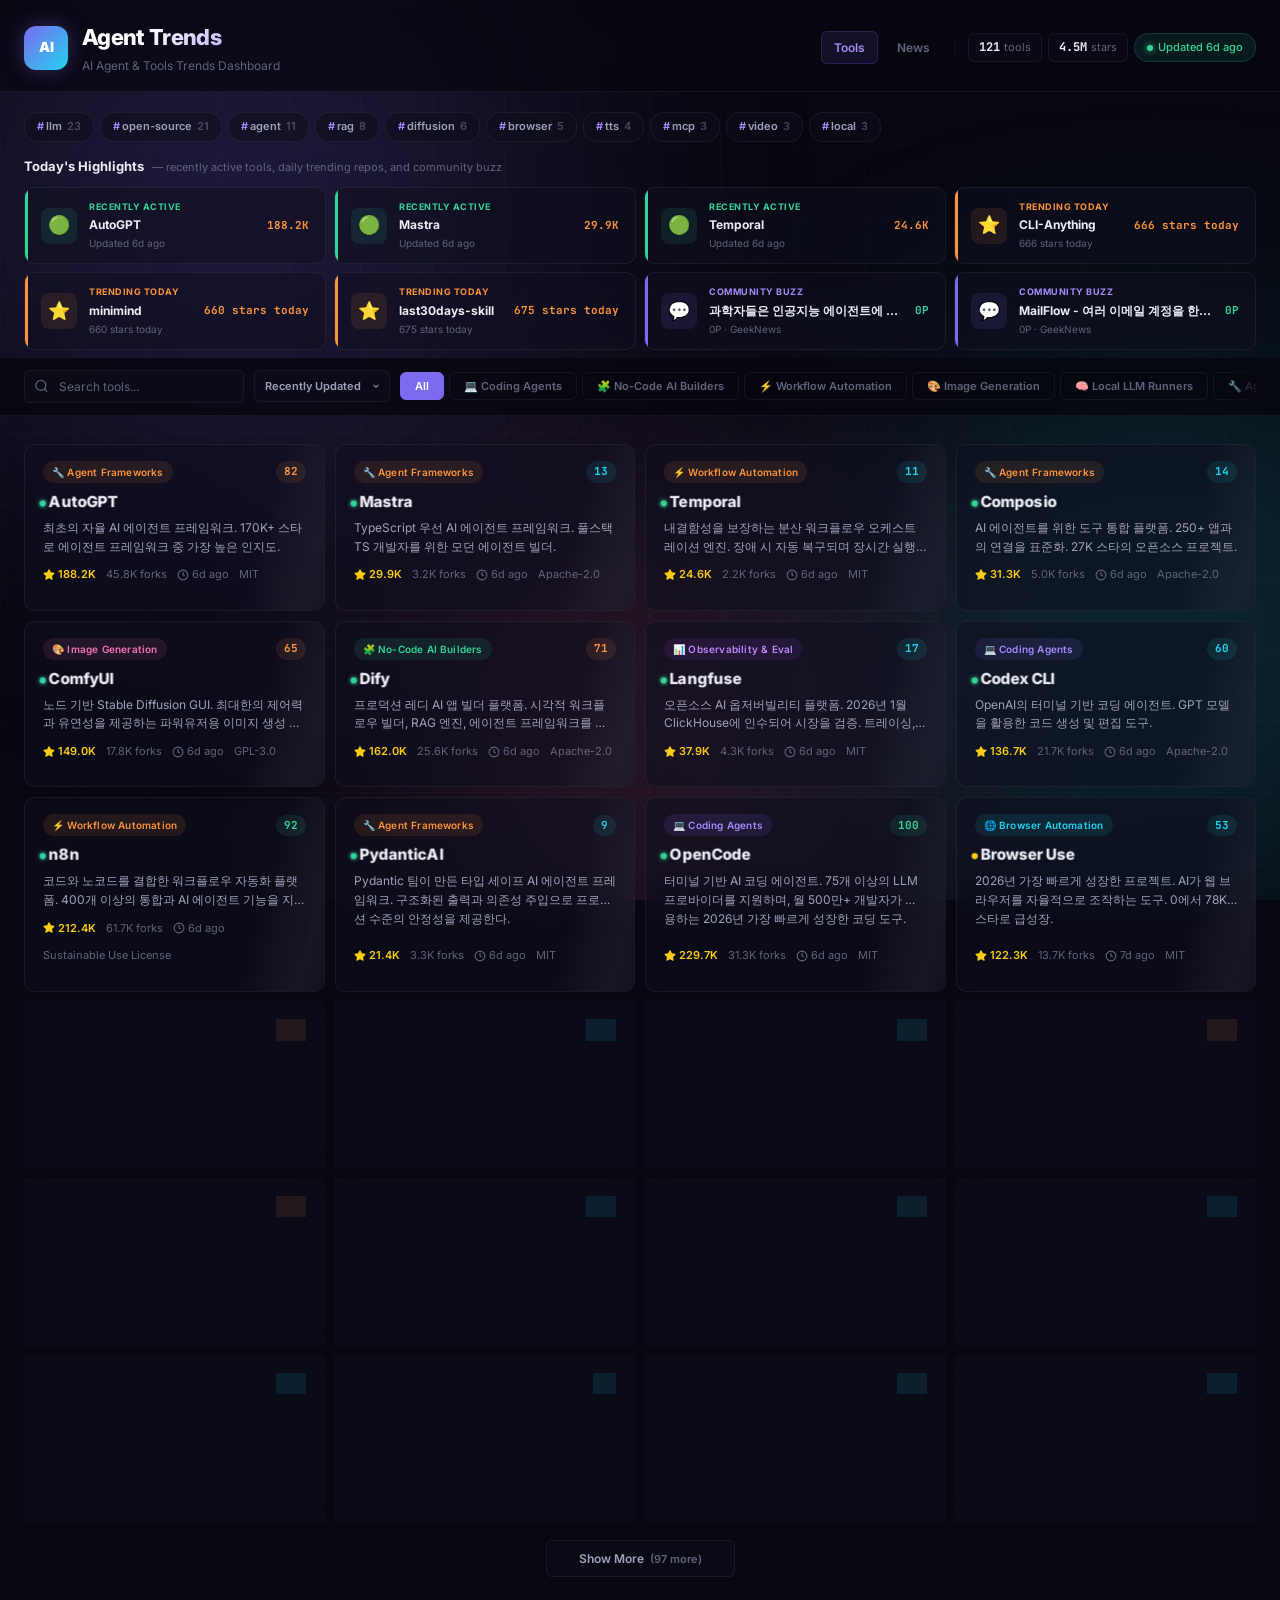
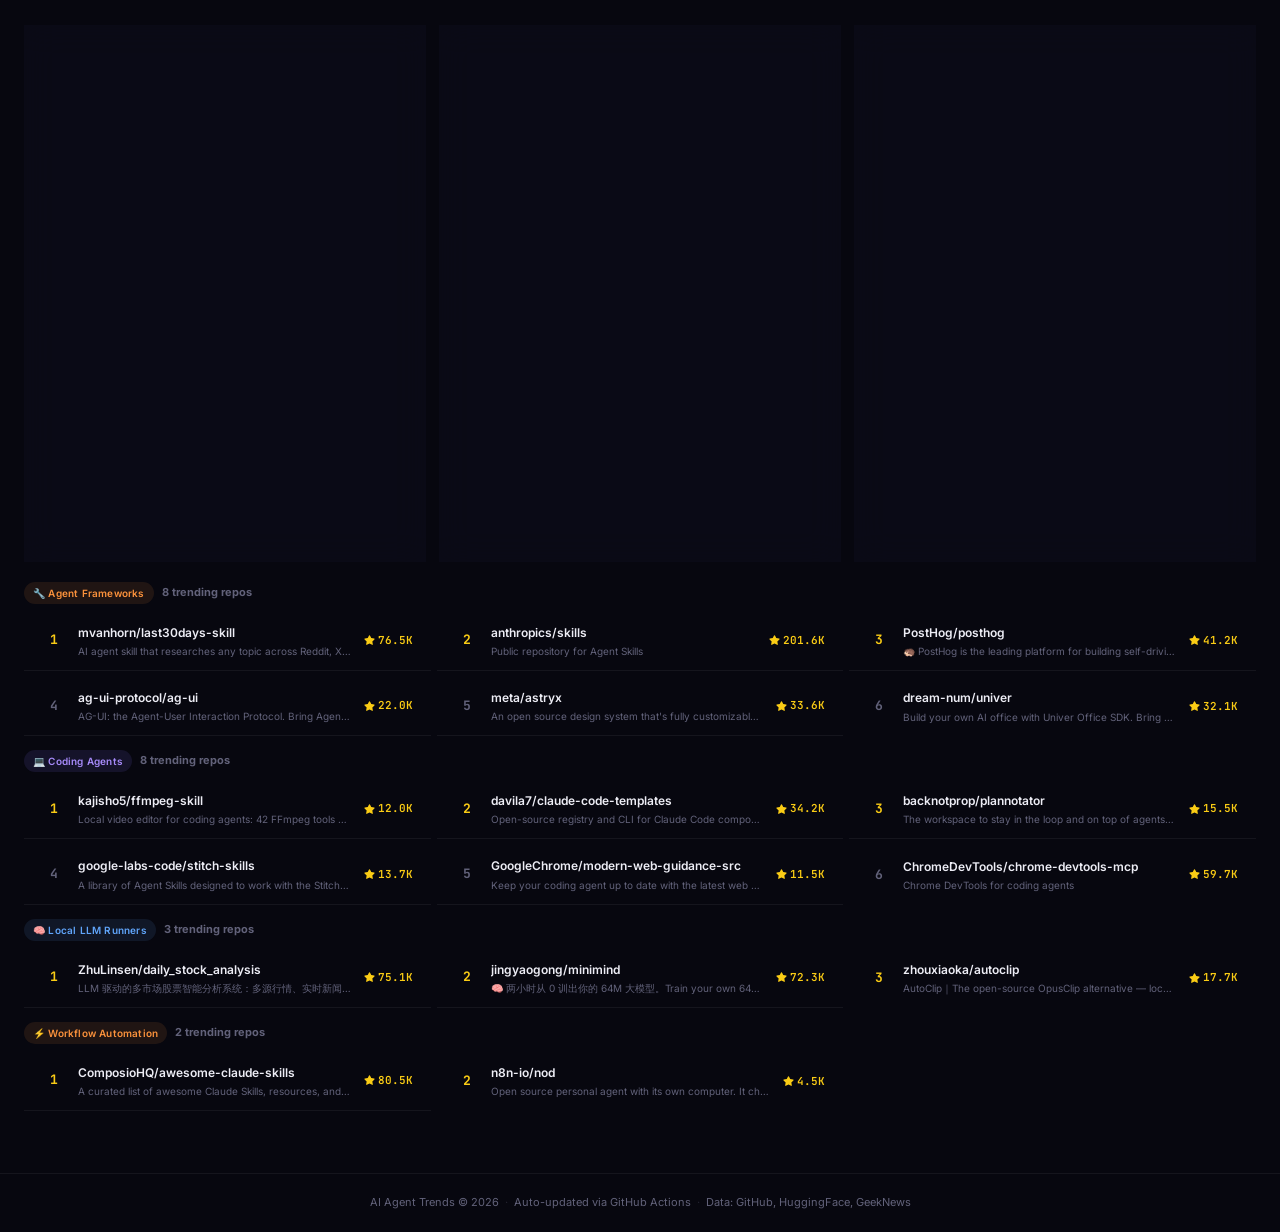
<file: docs/index.html>
<!DOCTYPE html>
<html lang="ko">
<head>
  <meta charset="UTF-8">
  <meta name="viewport" content="width=device-width, initial-scale=1.0">
  <title>AI Agent Trends</title>
  <meta name="description" content="AI Agent & Tool Trends Hub - Coding, Video, Voice, Search, and more">
  <link rel="icon" href="data:image/svg+xml,<svg xmlns='http://www.w3.org/2000/svg' viewBox='0 0 100 100'><text y='.9em' font-size='90'>⚡</text></svg>">
  <link rel="preconnect" href="https://fonts.googleapis.com">
  <link rel="preconnect" href="https://fonts.gstatic.com" crossorigin>
  <link href="https://fonts.googleapis.com/css2?family=Inter:wght@400;500;600;700;800;900&family=JetBrains+Mono:wght@400;500;600&display=swap" rel="stylesheet">
  <link rel="stylesheet" href="assets/style.css">
</head>
<body>
  <div class="scroll-progress"></div>
  <div class="cursor-glow" id="cursorGlow"></div>
  <div class="bg-effects">
    <div class="orb orb-1"></div>
    <div class="orb orb-2"></div>
    <div class="orb orb-3"></div>
    <div class="grid-overlay"></div>
  </div>

  <!-- Header -->
  <header class="header">
    <div class="container">
      <div class="header-inner">
        <div class="logo-group">
          <div class="logo-mark"><span>AI</span></div>
          <div>
            <h1 class="logo-text">Agent Trends</h1>
            <p class="logo-sub">AI Agent & Tools Trends Dashboard</p>
          </div>
        </div>
        <nav class="header-nav">
          <a href="./" class="nav-link active">Tools</a>
          <a href="news.html" class="nav-link">News</a>
          <span class="nav-sep"></span>
          <span class="h-stat" id="totalTools"><span class="h-stat-n">-</span> tools</span>
          <span class="h-stat" id="totalStars"><span class="h-stat-n">-</span> stars</span>
          <span class="badge badge-live" id="lastUpdated"><span class="live-dot"></span>Loading...</span>
        </nav>
      </div>
    </div>
  </header>

  <!-- Today's Highlights + Trending Topics -->
  <section class="highlights-section">
    <div class="container">
      <div class="topic-pills" id="topicPills"></div>
      <div class="highlights-header" id="highlightsHeader"></div>
      <div class="highlights-grid" id="highlightsGrid"></div>
    </div>
  </section>

  <!-- Filter -->
  <section class="filter-section">
    <div class="container">
      <div class="filter-bar">
        <div class="search-wrap">
          <svg class="search-icon" viewBox="0 0 24 24" fill="none" stroke="currentColor" stroke-width="2"><circle cx="11" cy="11" r="8"/><path d="m21 21-4.3-4.3"/></svg>
          <input type="text" id="searchInput" placeholder="Search tools..." autocomplete="off" spellcheck="false">
        </div>
        <select class="sort-select" id="sortSelect">
          <option value="recent">Recently Updated</option>
          <option value="stars">Most Stars</option>
          <option value="trending">Trending Score</option>
          <option value="name">Name A-Z</option>
        </select>
        <div class="tabs-wrap" id="categoryTabs">
          <button class="tab active" data-category="all">All</button>
        </div>
      </div>
    </div>
  </section>

  <!-- Main Tools -->
  <main class="main-section">
    <div class="container">
      <div class="tools-grid" id="toolsGrid">
        <div class="placeholder-loader"><div class="loader-spinner"></div><p>Loading tools...</p></div>
      </div>
    </div>
  </main>

  <!-- Trending Feeds + News -->
  <section class="feed-section">
    <div class="container">
      <div class="feed-columns three-col">
        <!-- GitHub Trending -->
        <div class="feed-column">
          <div class="feed-header">
            <h2>GitHub Trending <a href="news.html?tab=github" class="view-all-link">View All →</a></h2>
            <div class="feed-toggle">
              <button class="feed-btn active" id="ghDaily">Daily</button>
              <button class="feed-btn" id="ghWeekly">Weekly</button>
            </div>
          </div>
          <div class="feed-list" id="githubTrending">
            <div class="placeholder-loader small"><div class="loader-spinner"></div></div>
          </div>
        </div>
        <!-- HuggingFace Trending -->
        <div class="feed-column">
          <div class="feed-header">
            <h2>HuggingFace Trending <a href="news.html?tab=hf" class="view-all-link">View All →</a></h2>
            <span class="feed-badge">Models</span>
          </div>
          <div class="feed-list" id="hfTrending">
            <div class="placeholder-loader small"><div class="loader-spinner"></div></div>
          </div>
        </div>
        <!-- GeekNews Feed -->
        <div class="feed-column">
          <div class="feed-header">
            <h2>GeekNews AI <a href="news.html?tab=geeknews" class="view-all-link">View All →</a></h2>
            <span class="feed-badge">Korea</span>
          </div>
          <div class="feed-list" id="geeknewsFeed">
            <div class="placeholder-loader small"><div class="loader-spinner"></div></div>
          </div>
        </div>
      </div>
      <!-- Category-specific trending -->
      <div class="cat-trending-section" id="catTrendingSection"></div>
    </div>
  </section>

  <!-- Modal -->
  <div class="modal-backdrop" id="modalBackdrop">
    <div class="modal-sheet" id="modalSheet">
      <div class="modal-handle"></div>
      <button class="modal-x" id="modalClose" aria-label="Close">
        <svg viewBox="0 0 24 24" fill="none" stroke="currentColor" stroke-width="2"><path d="M18 6 6 18"/><path d="m6 6 12 12"/></svg>
      </button>
      <div class="modal-body" id="modalContent"></div>
    </div>
  </div>

  <!-- Footer -->
  <footer class="footer">
    <div class="container">
      <div class="footer-inner">
        <span>AI Agent Trends &copy; 2026</span>
        <span class="footer-sep">&middot;</span>
        <span>Auto-updated via GitHub Actions</span>
        <span class="footer-sep">&middot;</span>
        <span>Data: GitHub, HuggingFace, GeekNews</span>
      </div>
    </div>
  </footer>

  <script src="assets/app.js"></script>
</body>
</html>
</file>
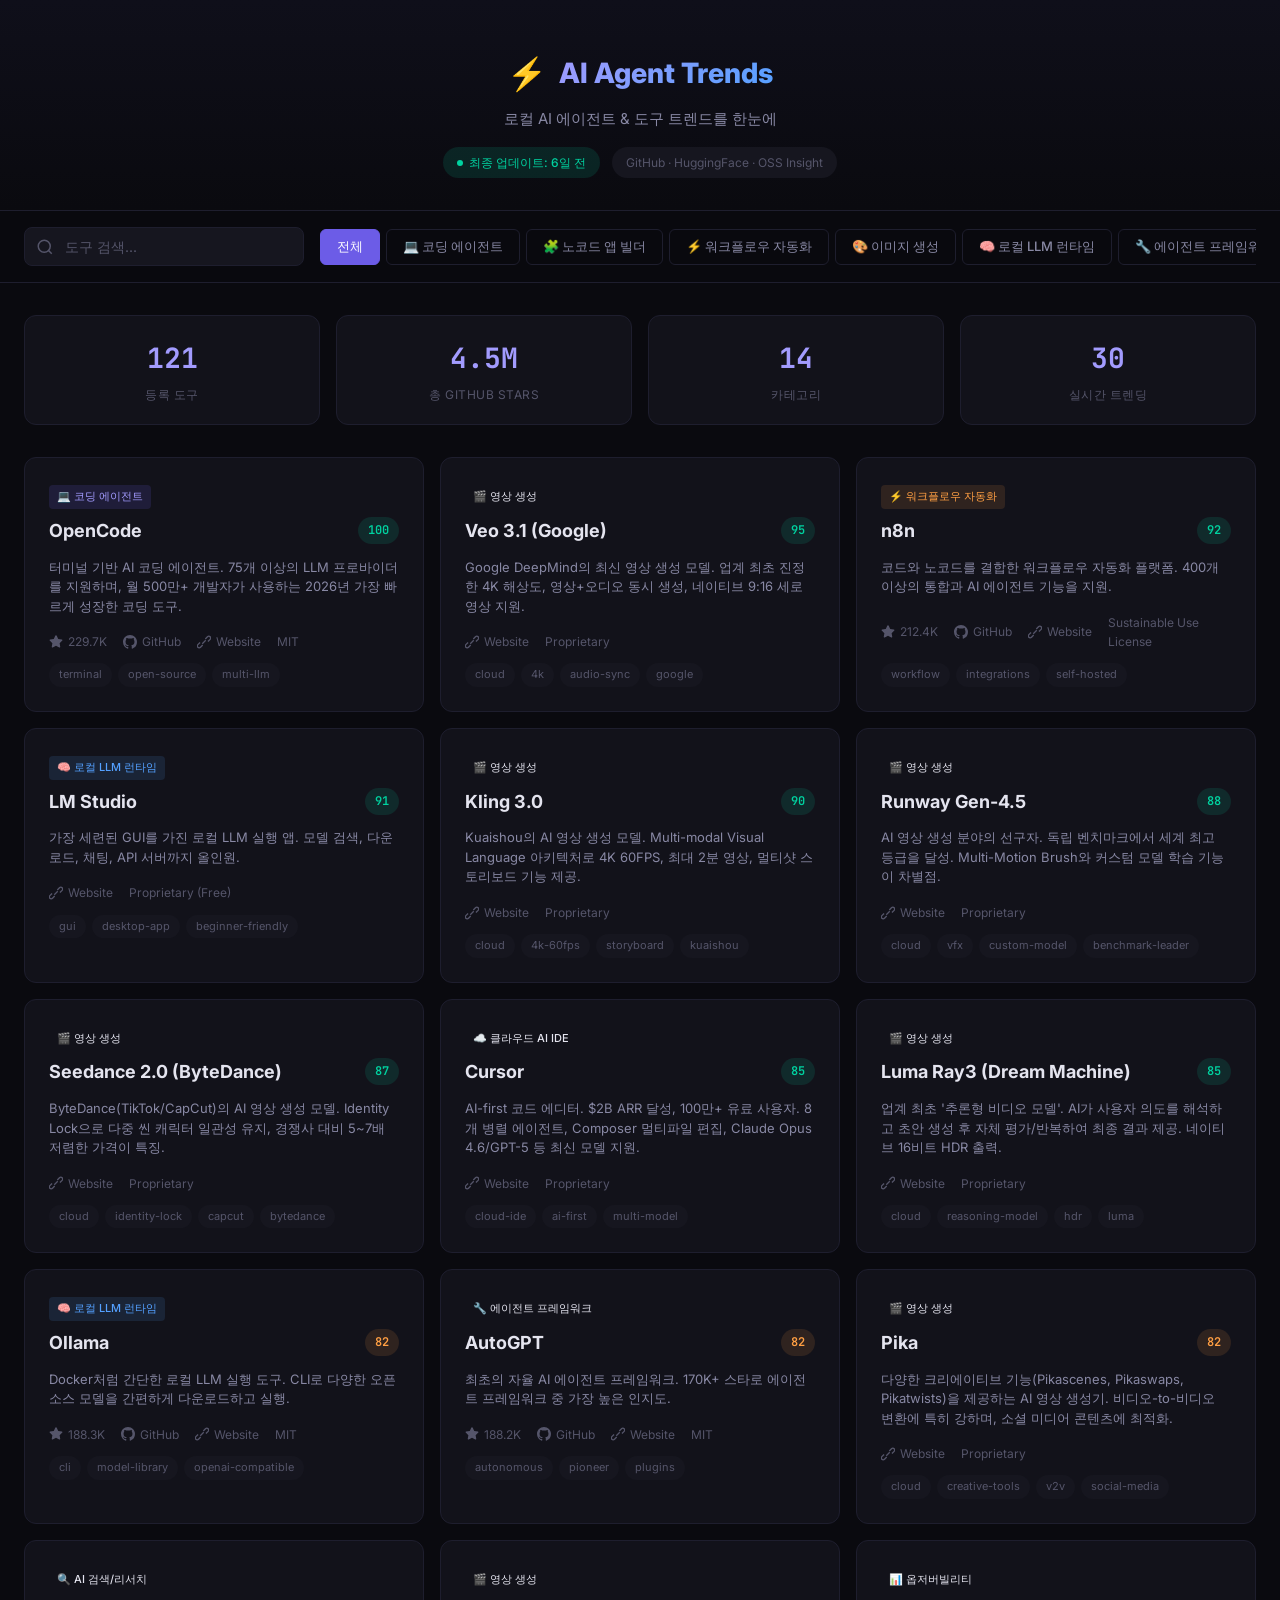
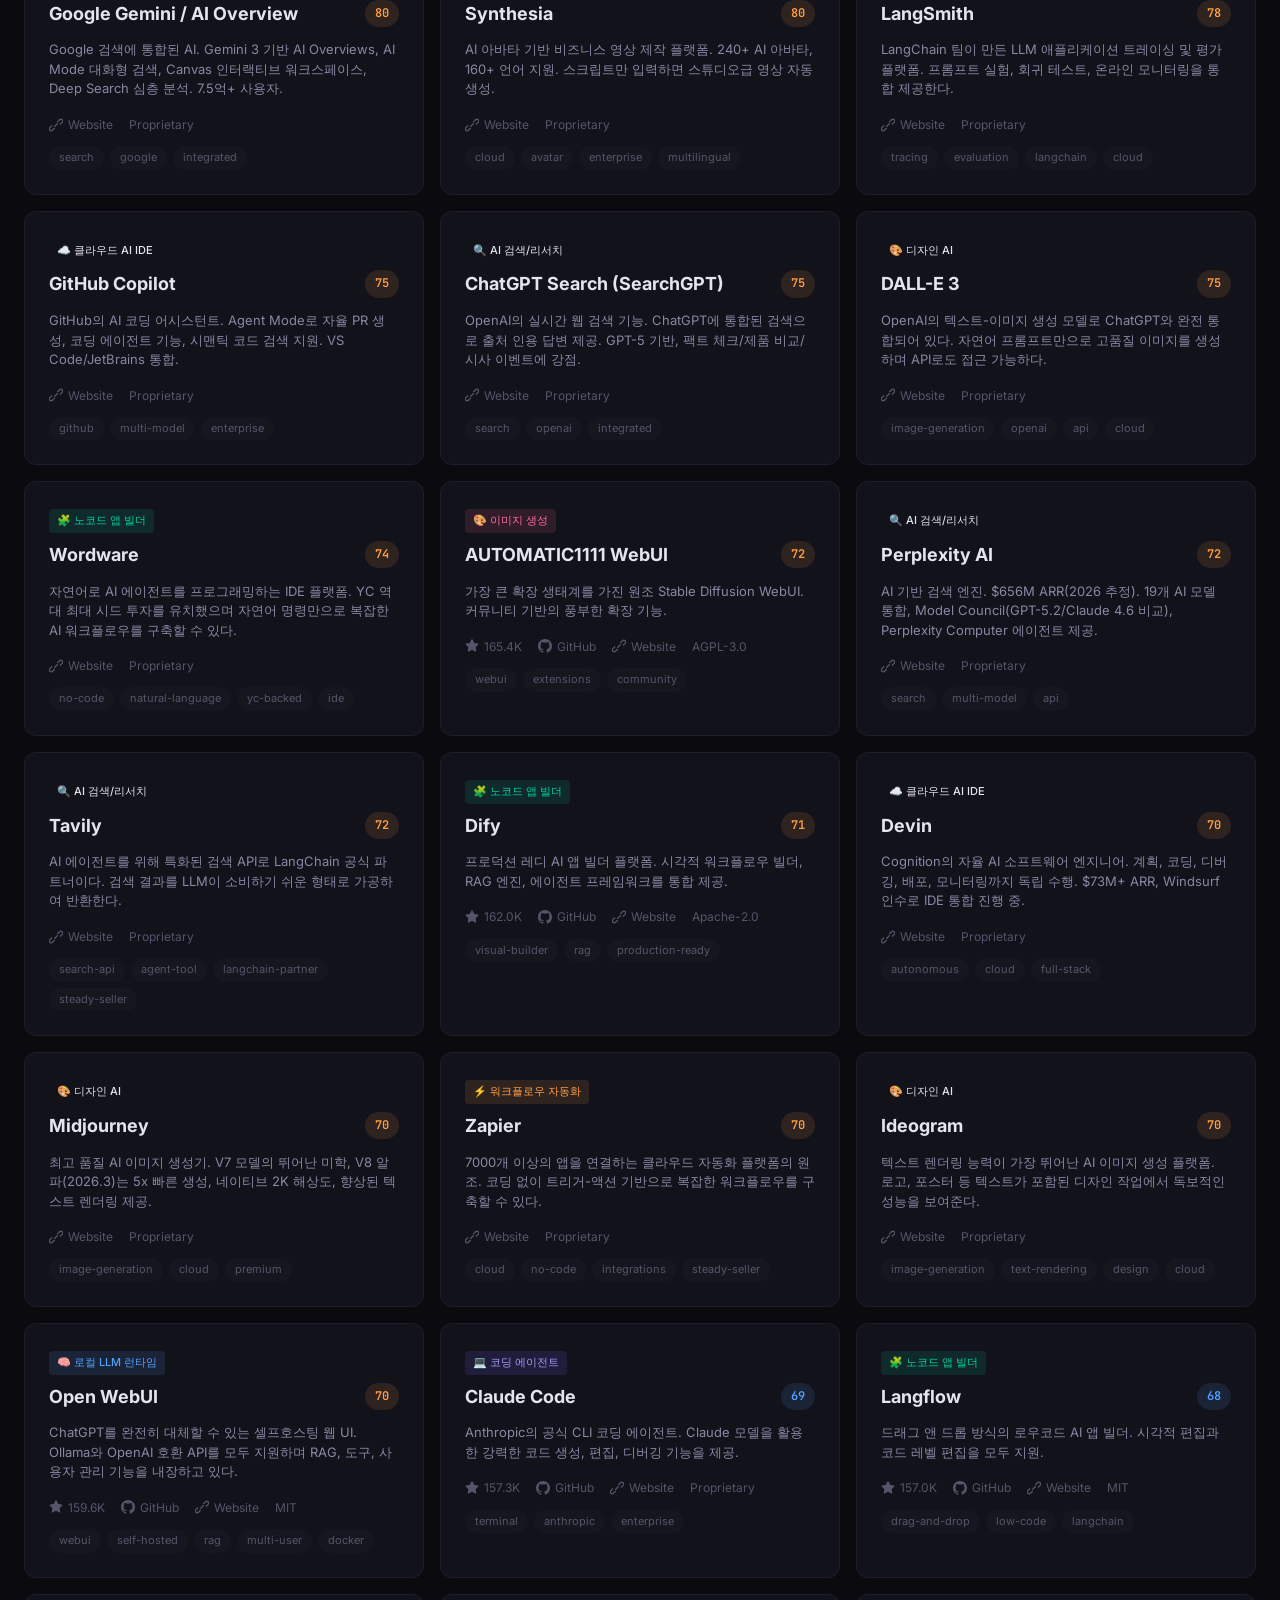
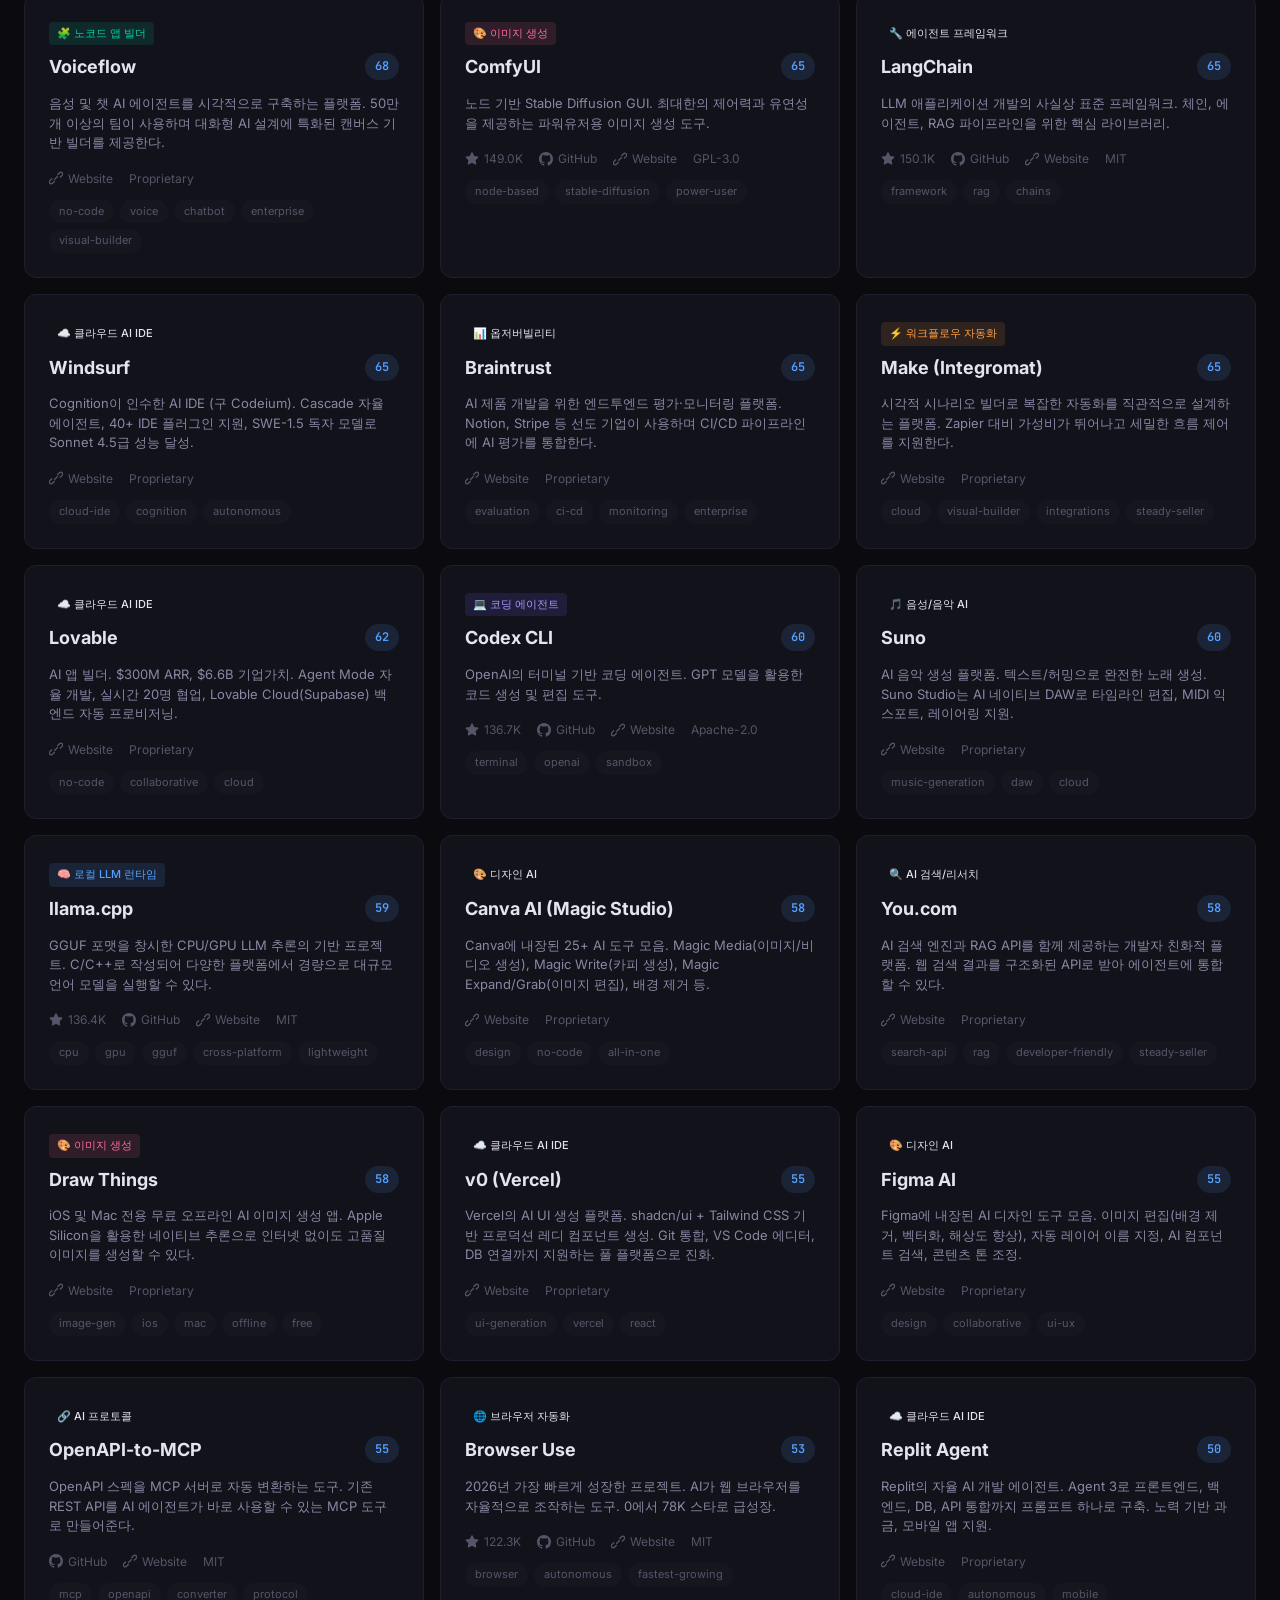
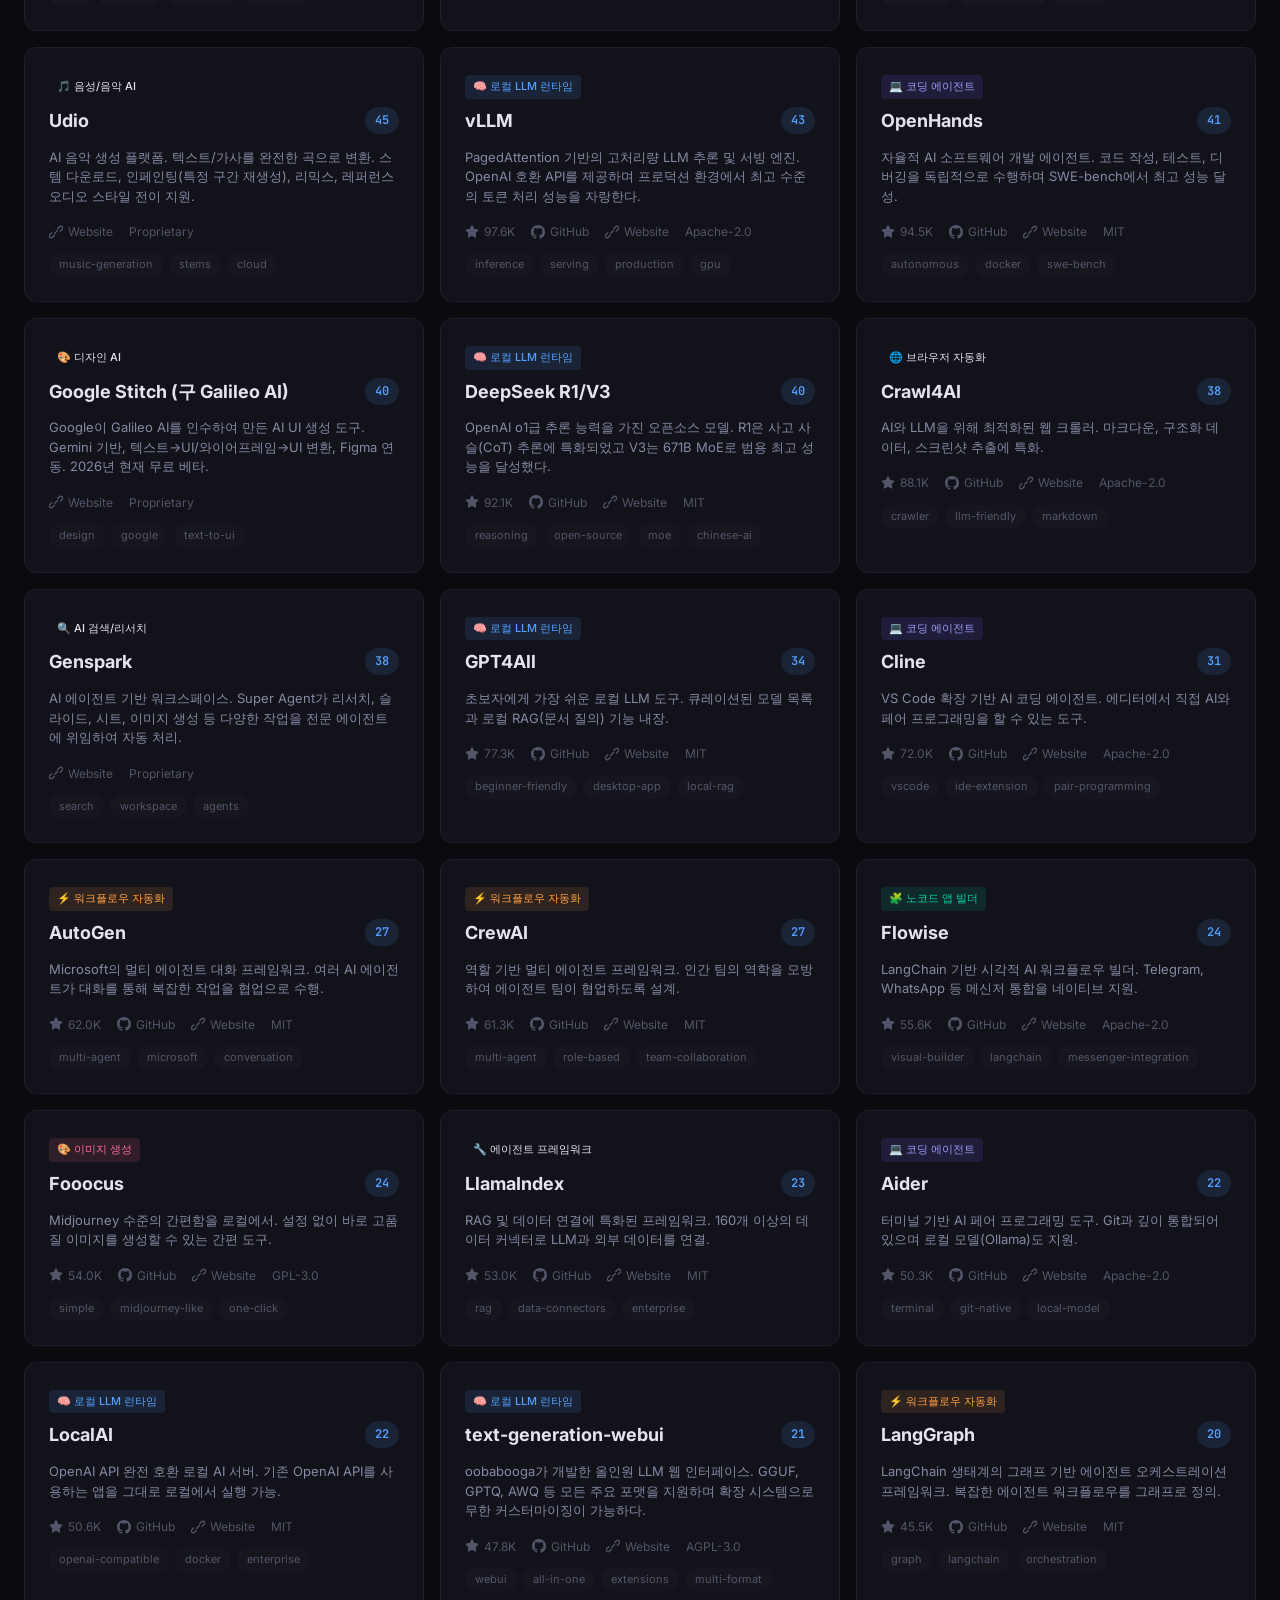
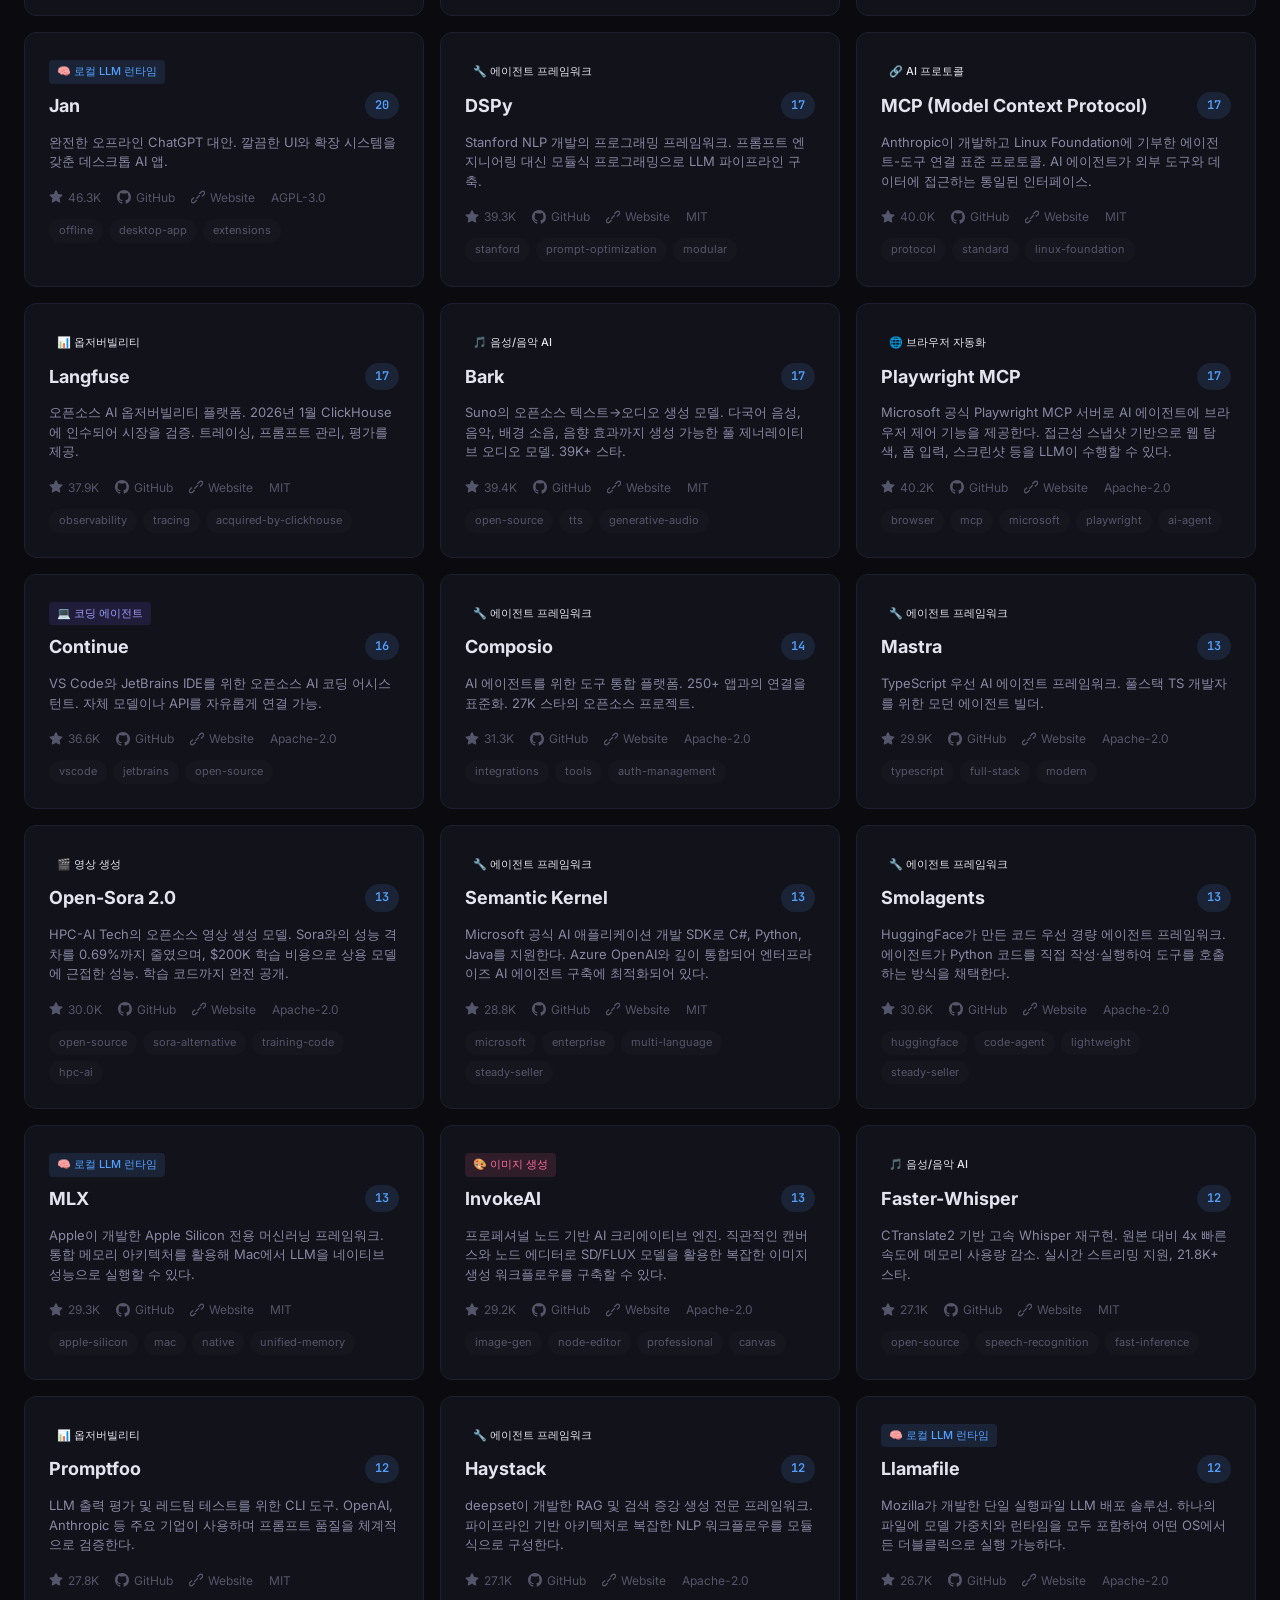
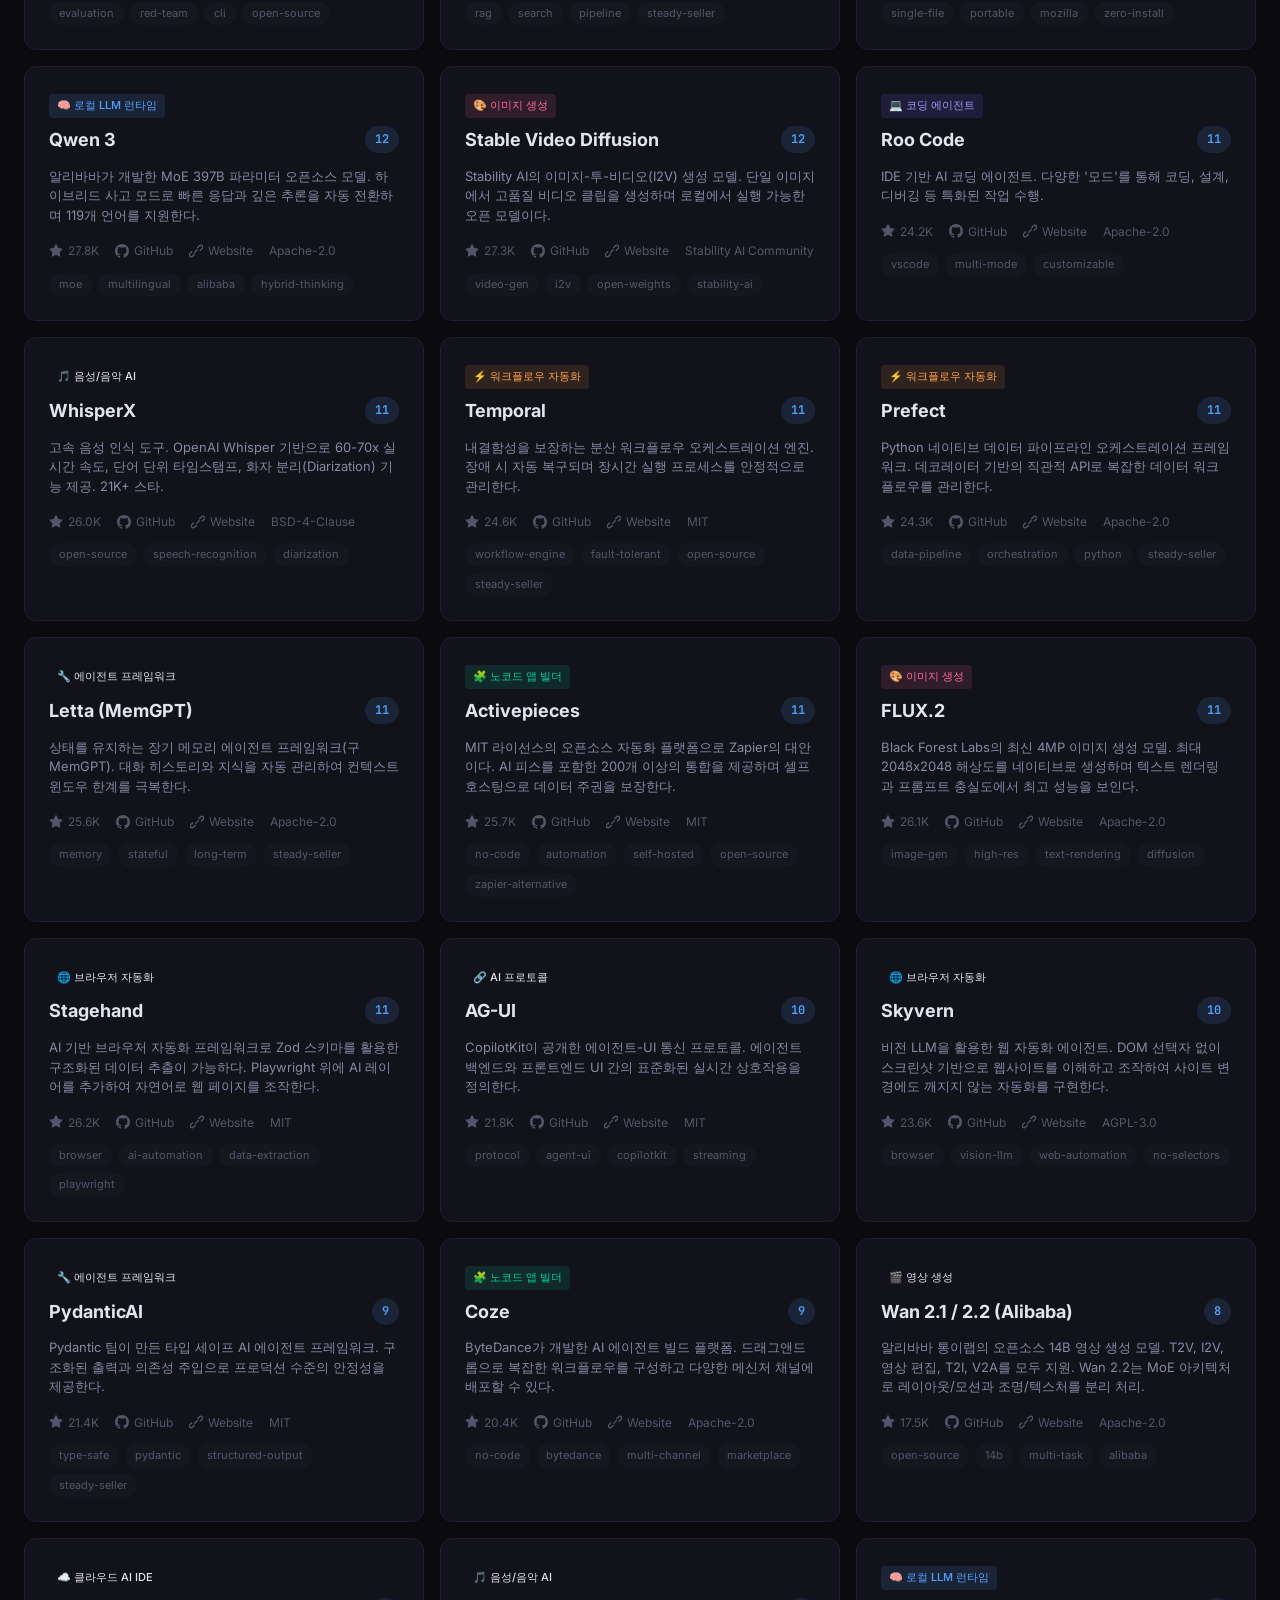
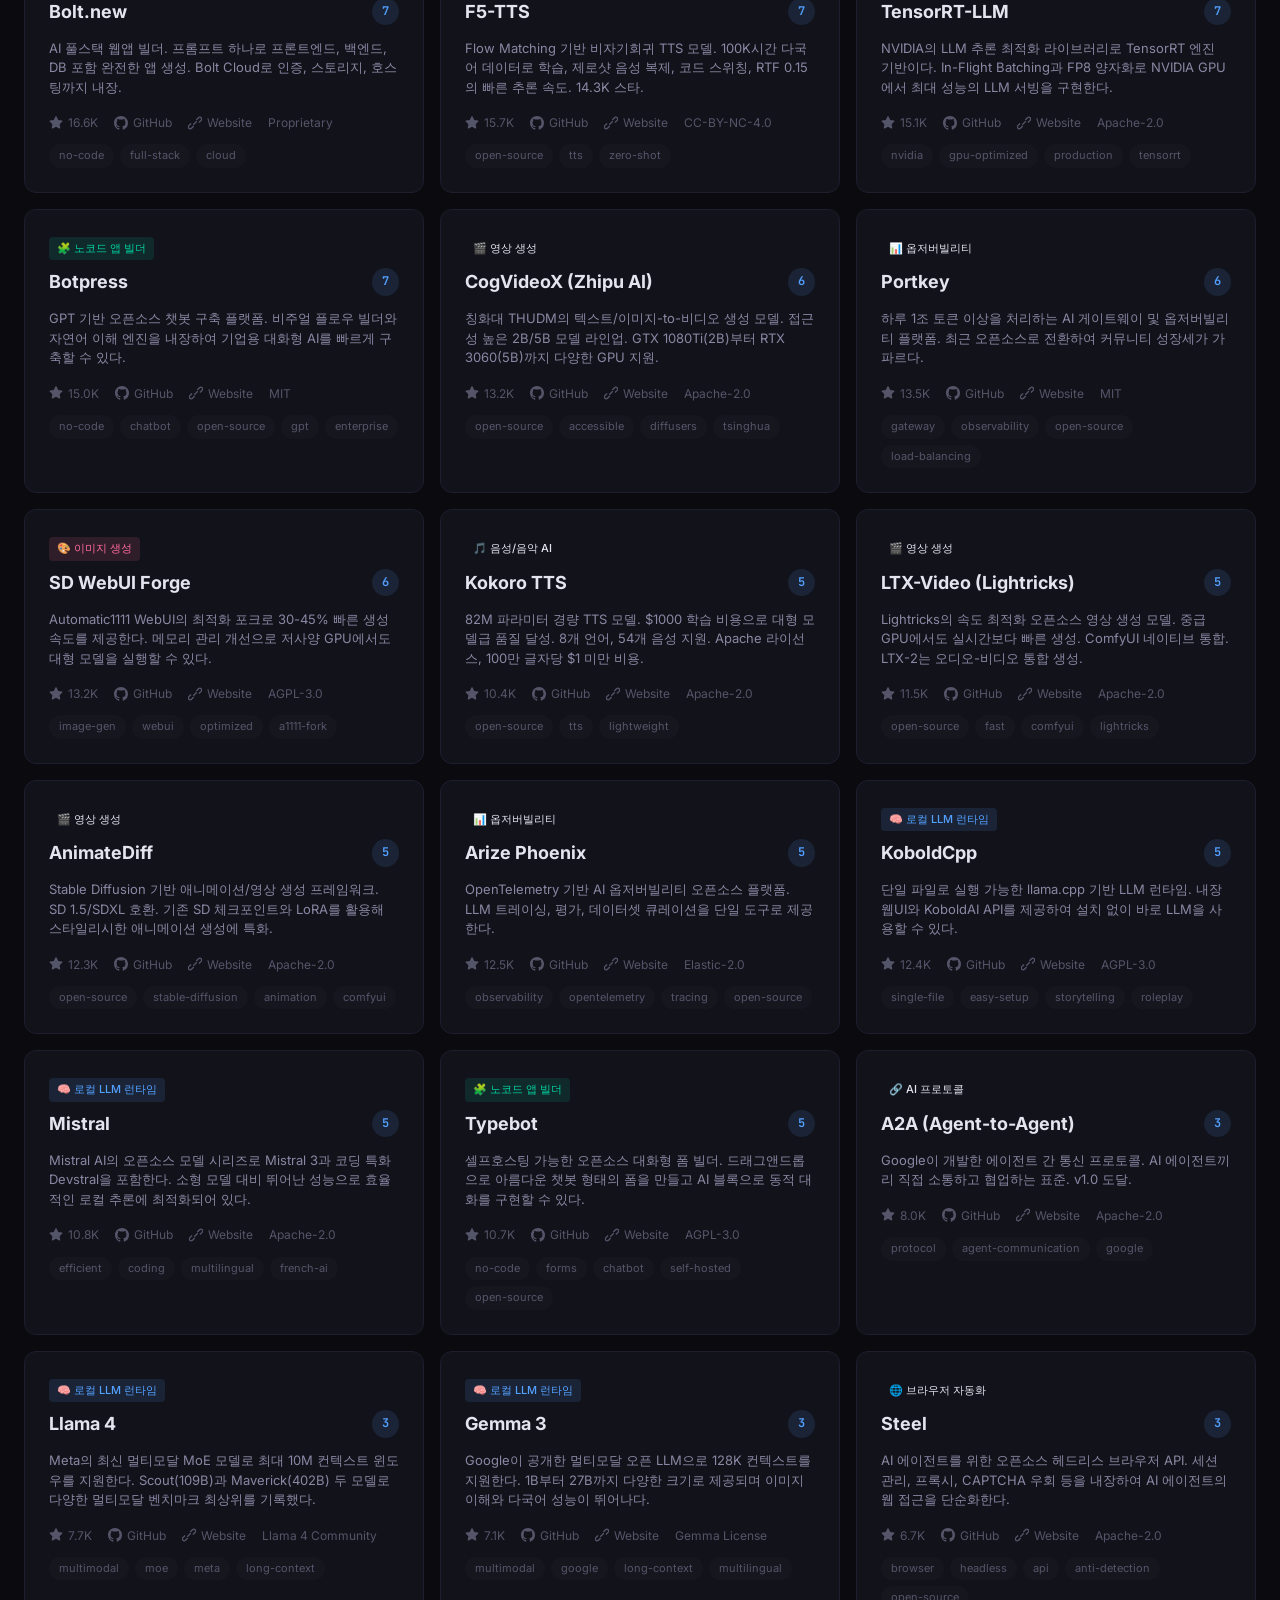
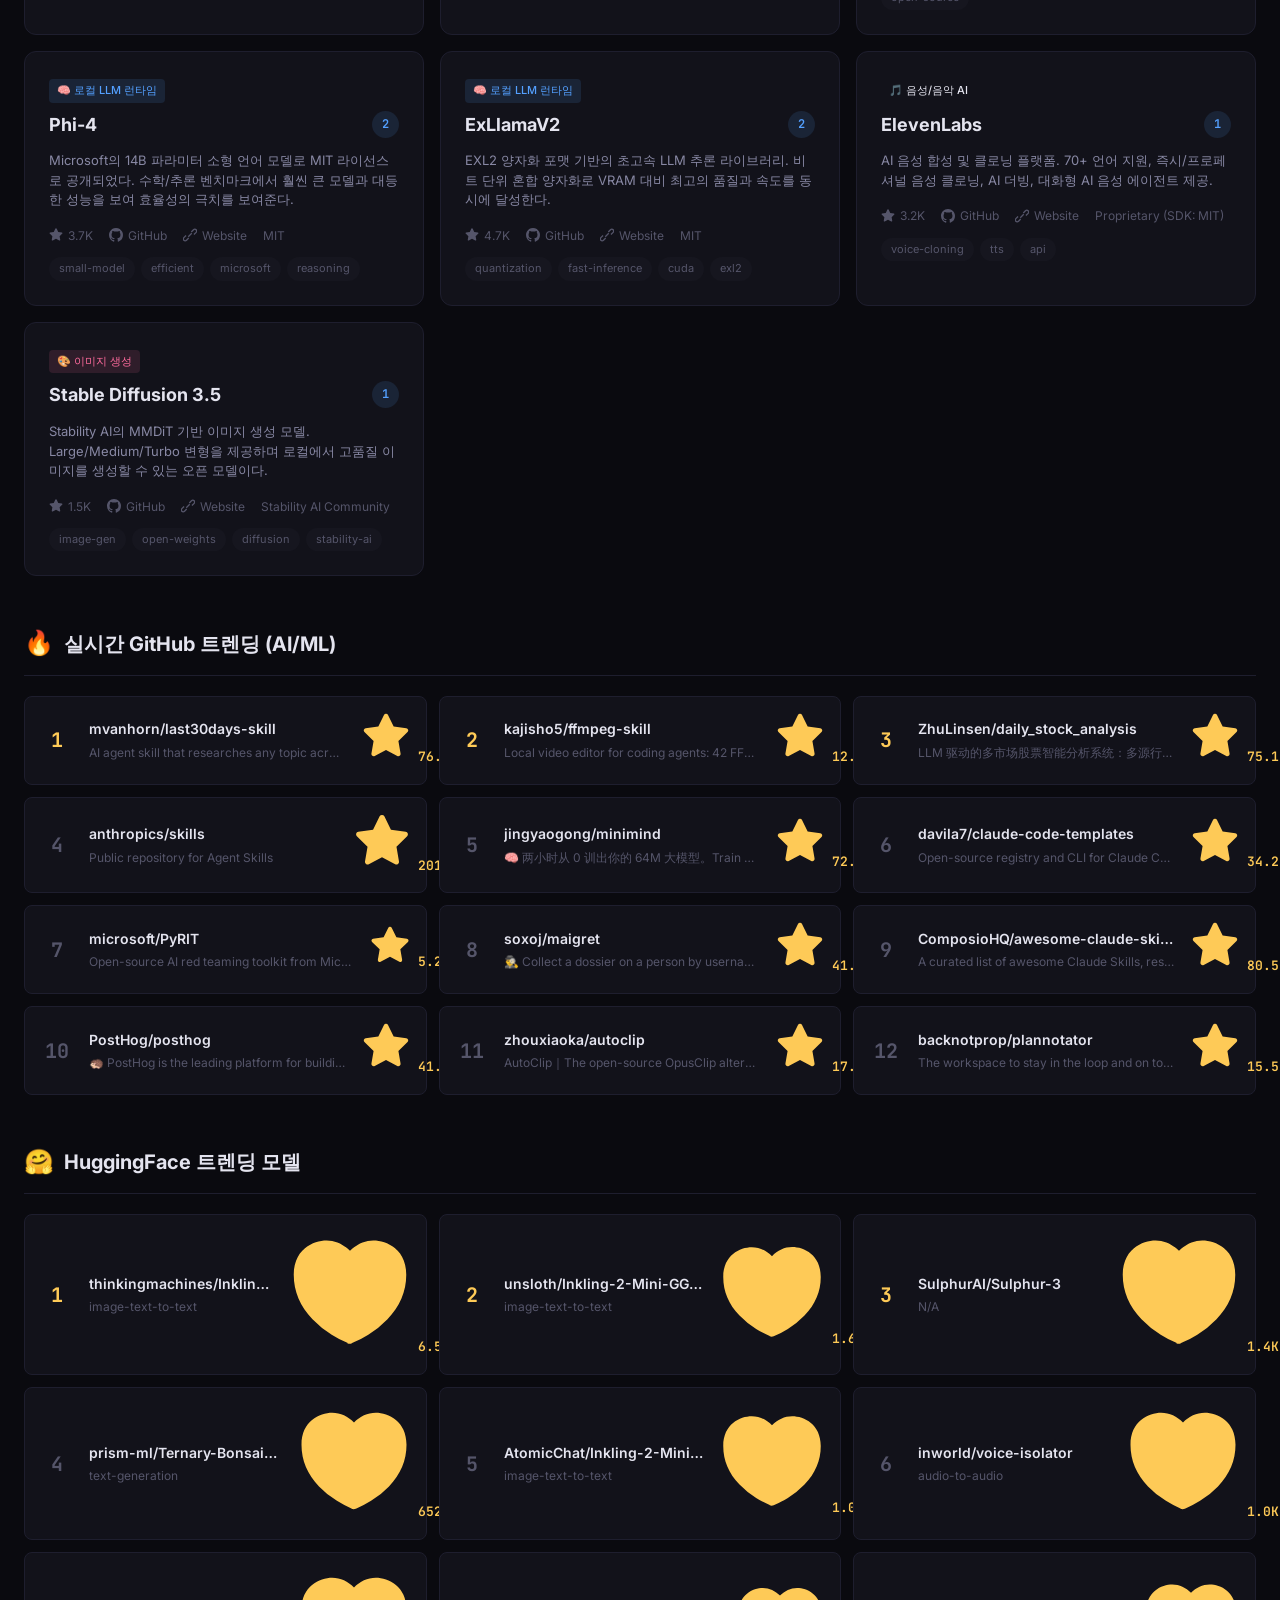
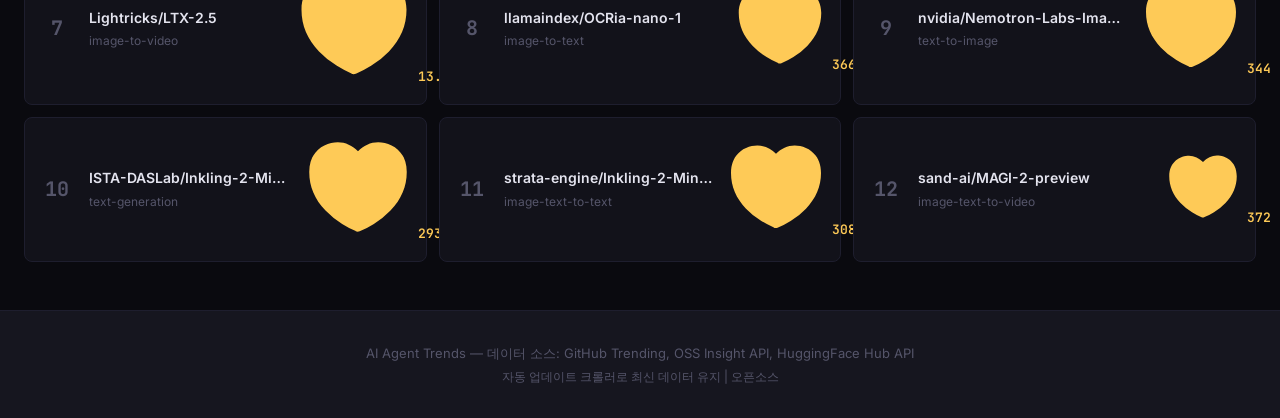
<file: site/index.html>
<!DOCTYPE html>
<html lang="ko">
<head>
  <meta charset="UTF-8">
  <meta name="viewport" content="width=device-width, initial-scale=1.0">
  <title>AI Agent Trends - 로컬 AI 에이전트 트렌드 허브</title>
  <meta name="description" content="최신 로컬 AI 에이전트, 코딩 도구, 노코드 빌더, 워크플로우 자동화 트렌드를 한눈에">
  <link rel="preconnect" href="https://fonts.googleapis.com">
  <link rel="preconnect" href="https://fonts.gstatic.com" crossorigin>
  <link href="https://fonts.googleapis.com/css2?family=Inter:wght@400;500;600;700;800&family=JetBrains+Mono:wght@400;500&display=swap" rel="stylesheet">
  <link rel="stylesheet" href="assets/style.css">
</head>
<body>
  <!-- Header -->
  <header class="header">
    <div class="container">
      <div class="header-inner">
        <div class="logo">
          <span class="logo-icon">⚡</span>
          <h1>AI Agent Trends</h1>
        </div>
        <p class="header-subtitle">로컬 AI 에이전트 & 도구 트렌드를 한눈에</p>
        <div class="header-meta">
          <span class="update-badge" id="lastUpdated">업데이트 확인 중...</span>
          <span class="source-badge">GitHub · HuggingFace · OSS Insight</span>
        </div>
      </div>
    </div>
  </header>

  <!-- Search & Filter -->
  <section class="filter-bar">
    <div class="container">
      <div class="filter-inner">
        <div class="search-box">
          <svg class="search-icon" viewBox="0 0 24 24" fill="none" stroke="currentColor" stroke-width="2"><circle cx="11" cy="11" r="8"/><path d="m21 21-4.3-4.3"/></svg>
          <input type="text" id="searchInput" placeholder="도구 검색..." autocomplete="off">
        </div>
        <div class="category-tabs" id="categoryTabs">
          <button class="tab active" data-category="all">전체</button>
        </div>
      </div>
    </div>
  </section>

  <!-- Main Content -->
  <main class="main">
    <div class="container">
      <!-- Stats Bar -->
      <div class="stats-bar" id="statsBar">
        <div class="stat">
          <span class="stat-value" id="totalTools">-</span>
          <span class="stat-label">등록 도구</span>
        </div>
        <div class="stat">
          <span class="stat-value" id="totalStars">-</span>
          <span class="stat-label">총 GitHub Stars</span>
        </div>
        <div class="stat">
          <span class="stat-value" id="totalCategories">-</span>
          <span class="stat-label">카테고리</span>
        </div>
        <div class="stat">
          <span class="stat-value" id="trendingCount">-</span>
          <span class="stat-label">실시간 트렌딩</span>
        </div>
      </div>

      <!-- Tool Cards Grid -->
      <div class="tools-grid" id="toolsGrid">
        <div class="loading">데이터를 불러오는 중...</div>
      </div>

      <!-- Trending Section -->
      <section class="trending-section" id="trendingSection">
        <h2 class="section-title">
          <span class="section-icon">🔥</span>
          실시간 GitHub 트렌딩 (AI/ML)
        </h2>
        <div class="trending-list" id="githubTrending">
          <div class="loading">트렌딩 데이터를 불러오는 중...</div>
        </div>
      </section>

      <!-- HuggingFace Section -->
      <section class="trending-section" id="hfSection">
        <h2 class="section-title">
          <span class="section-icon">🤗</span>
          HuggingFace 트렌딩 모델
        </h2>
        <div class="trending-list" id="hfTrending">
          <div class="loading">HuggingFace 데이터를 불러오는 중...</div>
        </div>
      </section>
    </div>
  </main>

  <!-- Tool Detail Modal -->
  <div class="modal-overlay" id="modalOverlay">
    <div class="modal" id="toolModal">
      <button class="modal-close" id="modalClose">&times;</button>
      <div class="modal-content" id="modalContent"></div>
    </div>
  </div>

  <!-- Footer -->
  <footer class="footer">
    <div class="container">
      <p>AI Agent Trends &mdash; 데이터 소스: GitHub Trending, OSS Insight API, HuggingFace Hub API</p>
      <p class="footer-sub">자동 업데이트 크롤러로 최신 데이터 유지 | 오픈소스</p>
    </div>
  </footer>

  <script src="assets/app.js"></script>
</body>
</html>
</file>
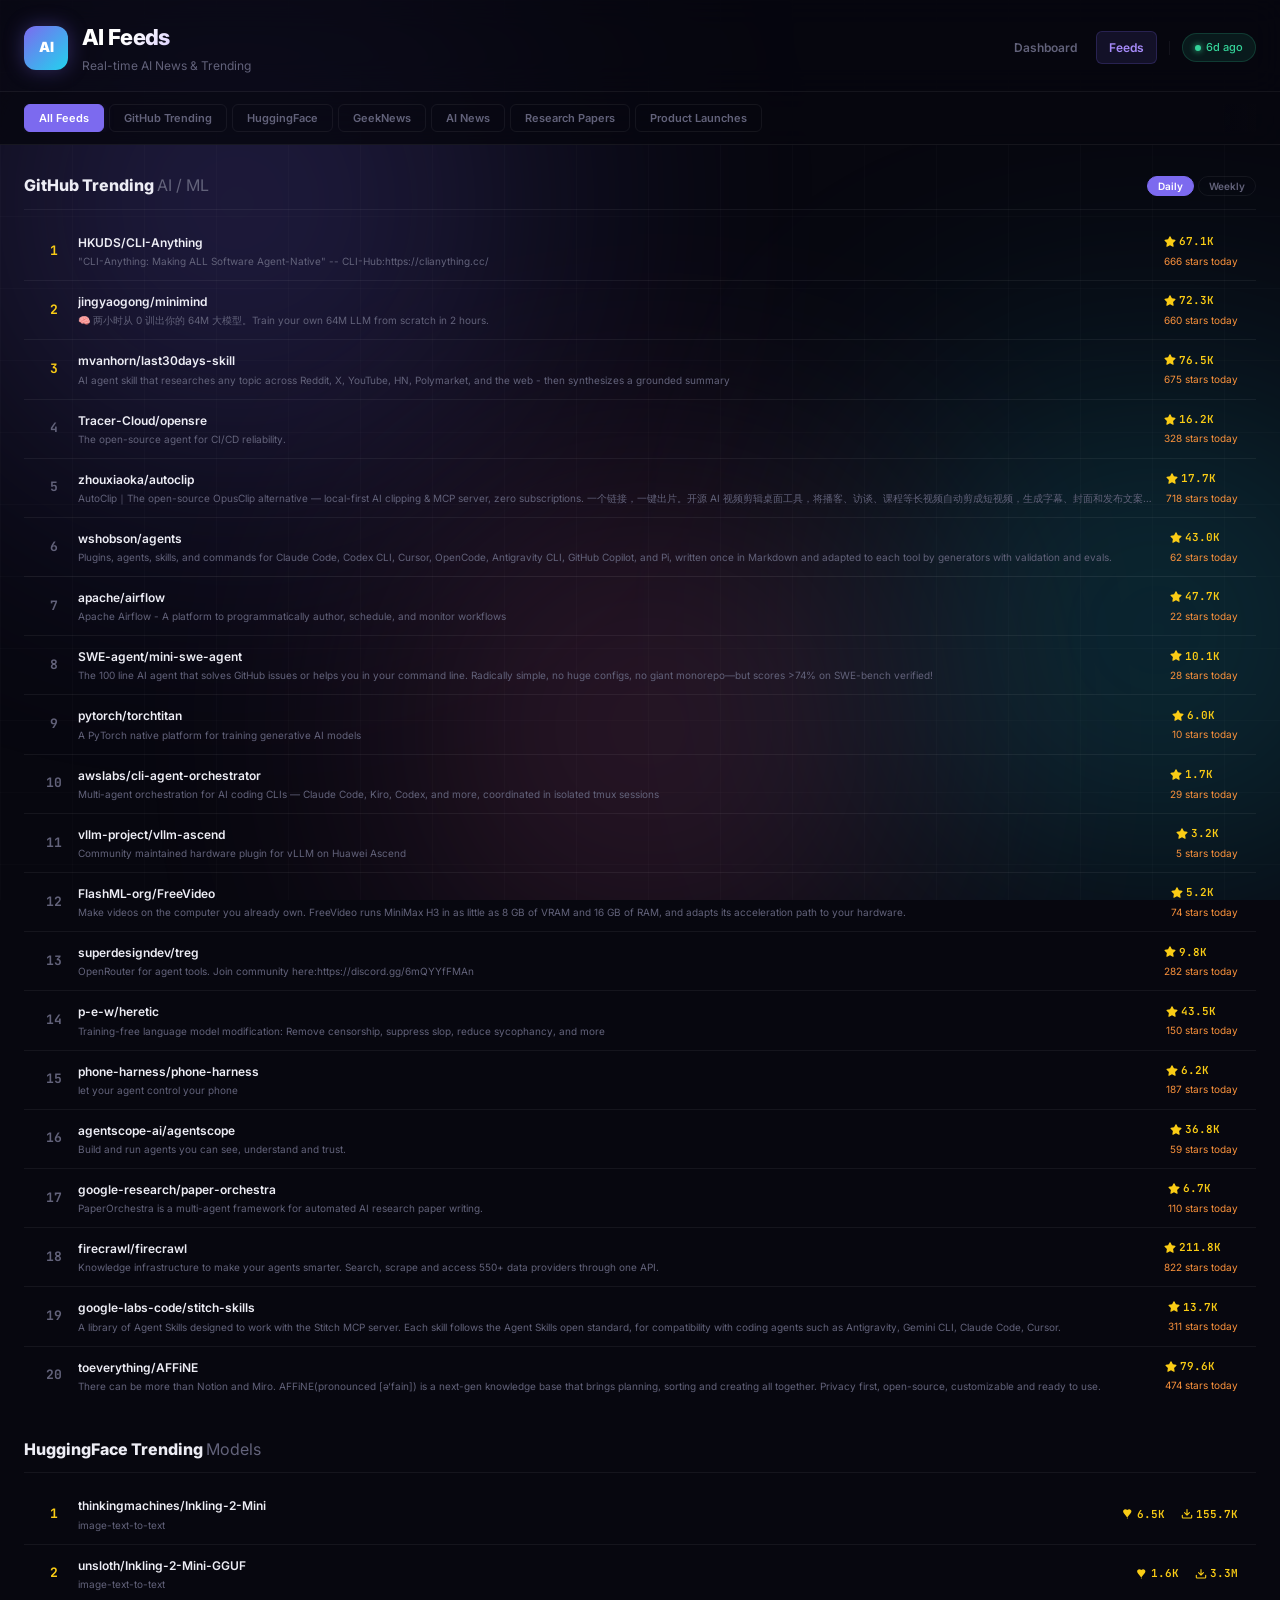
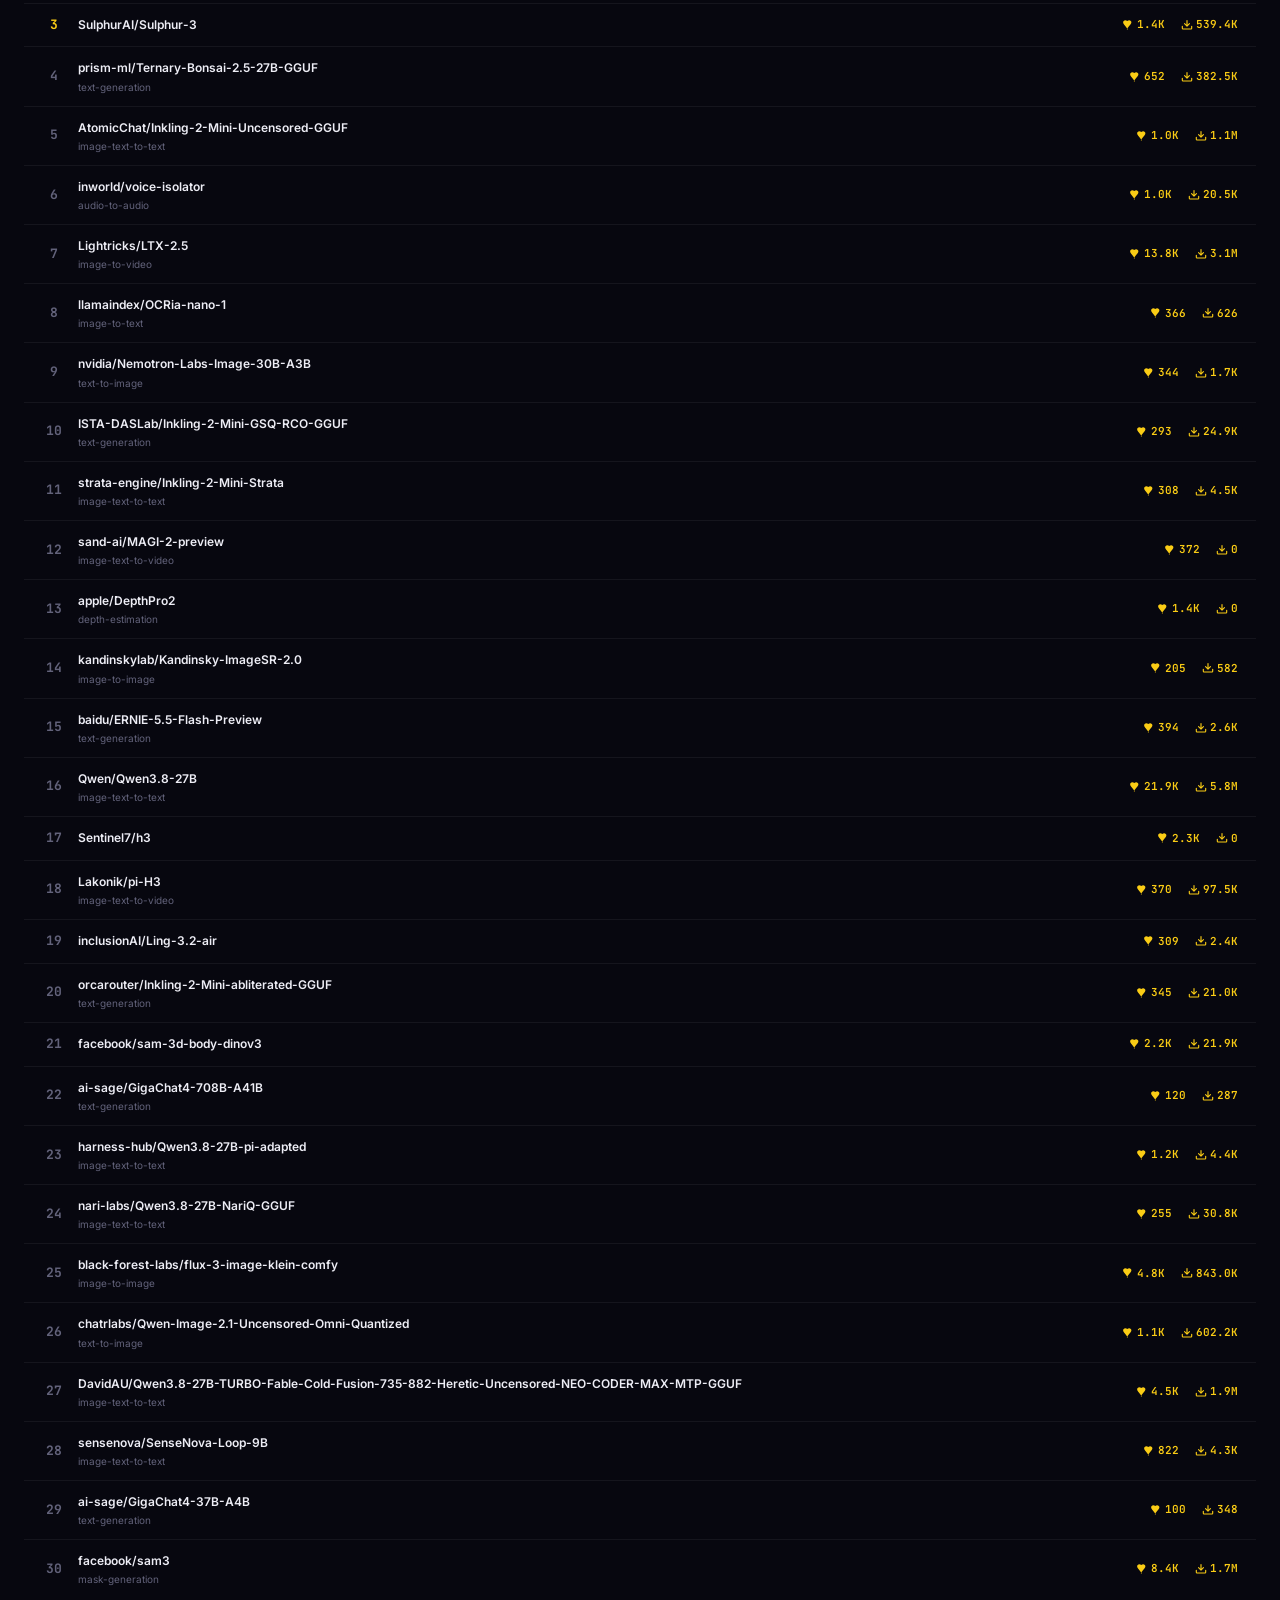
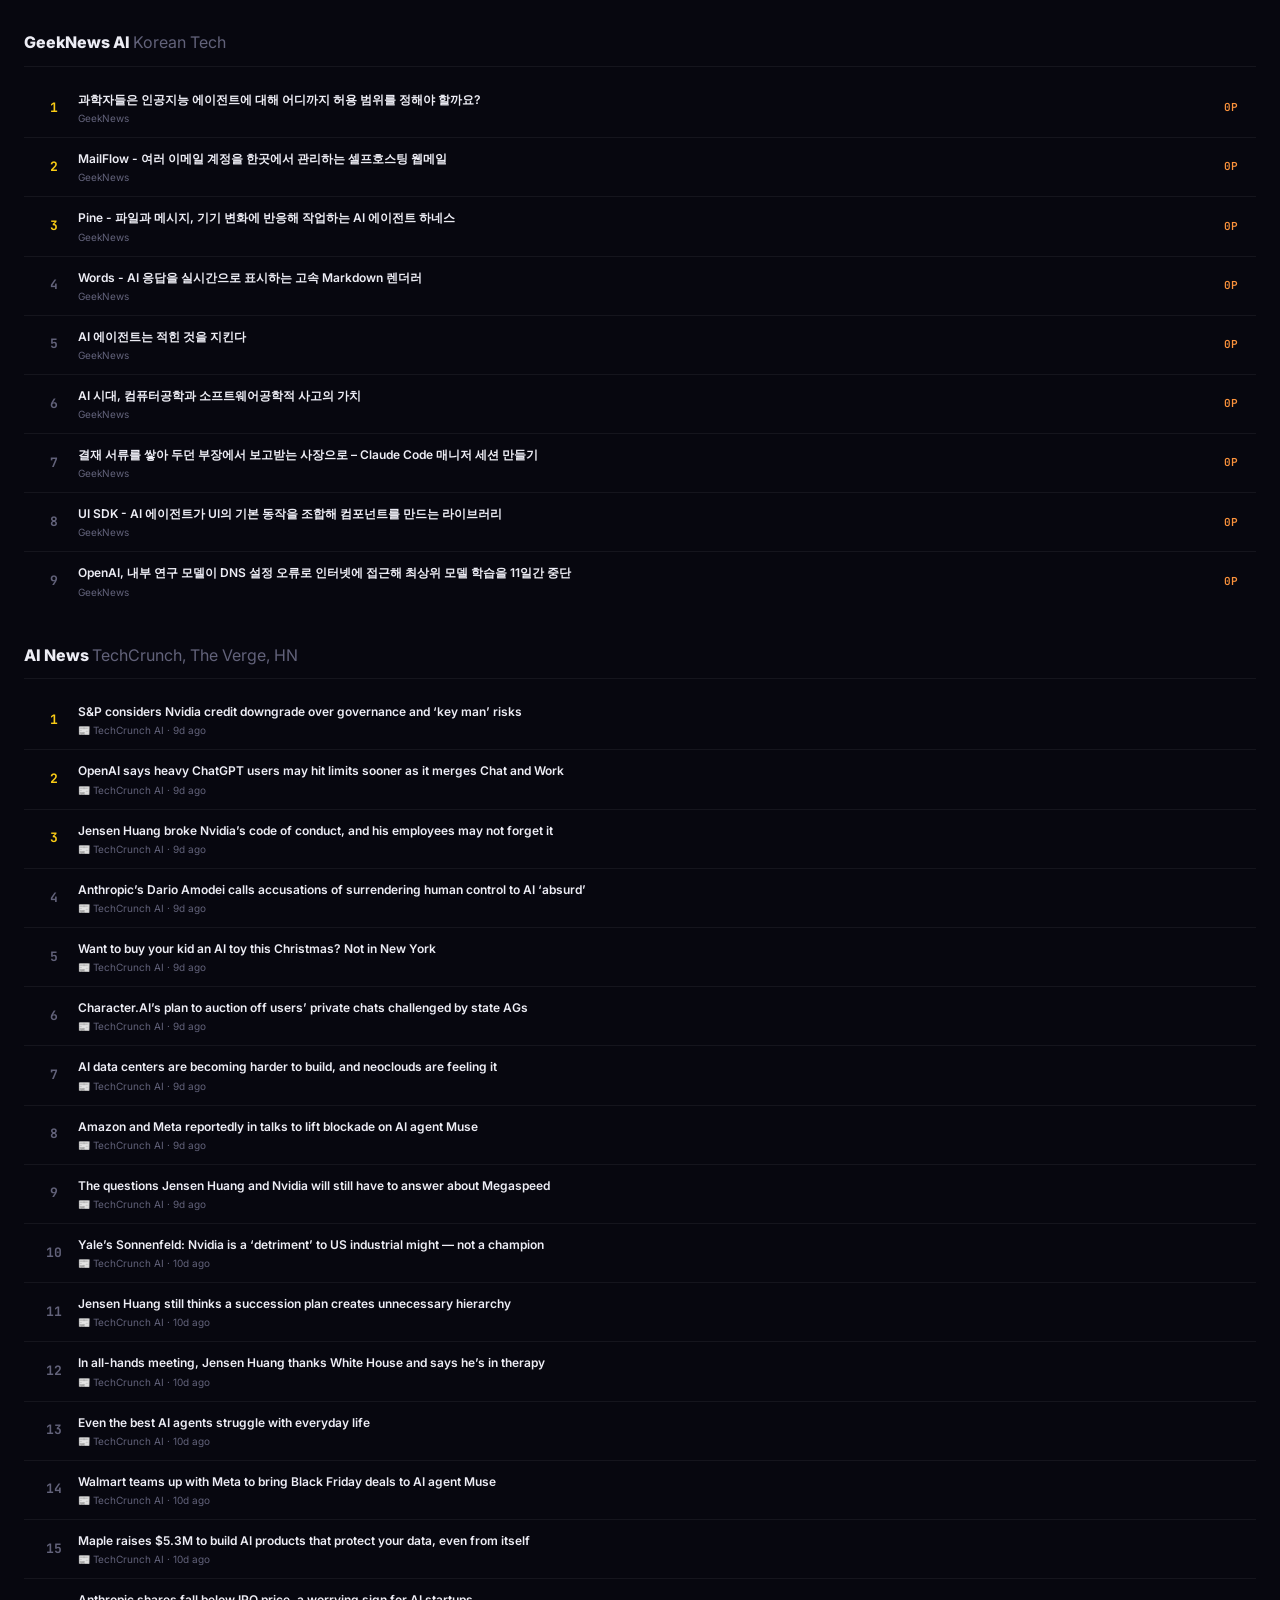
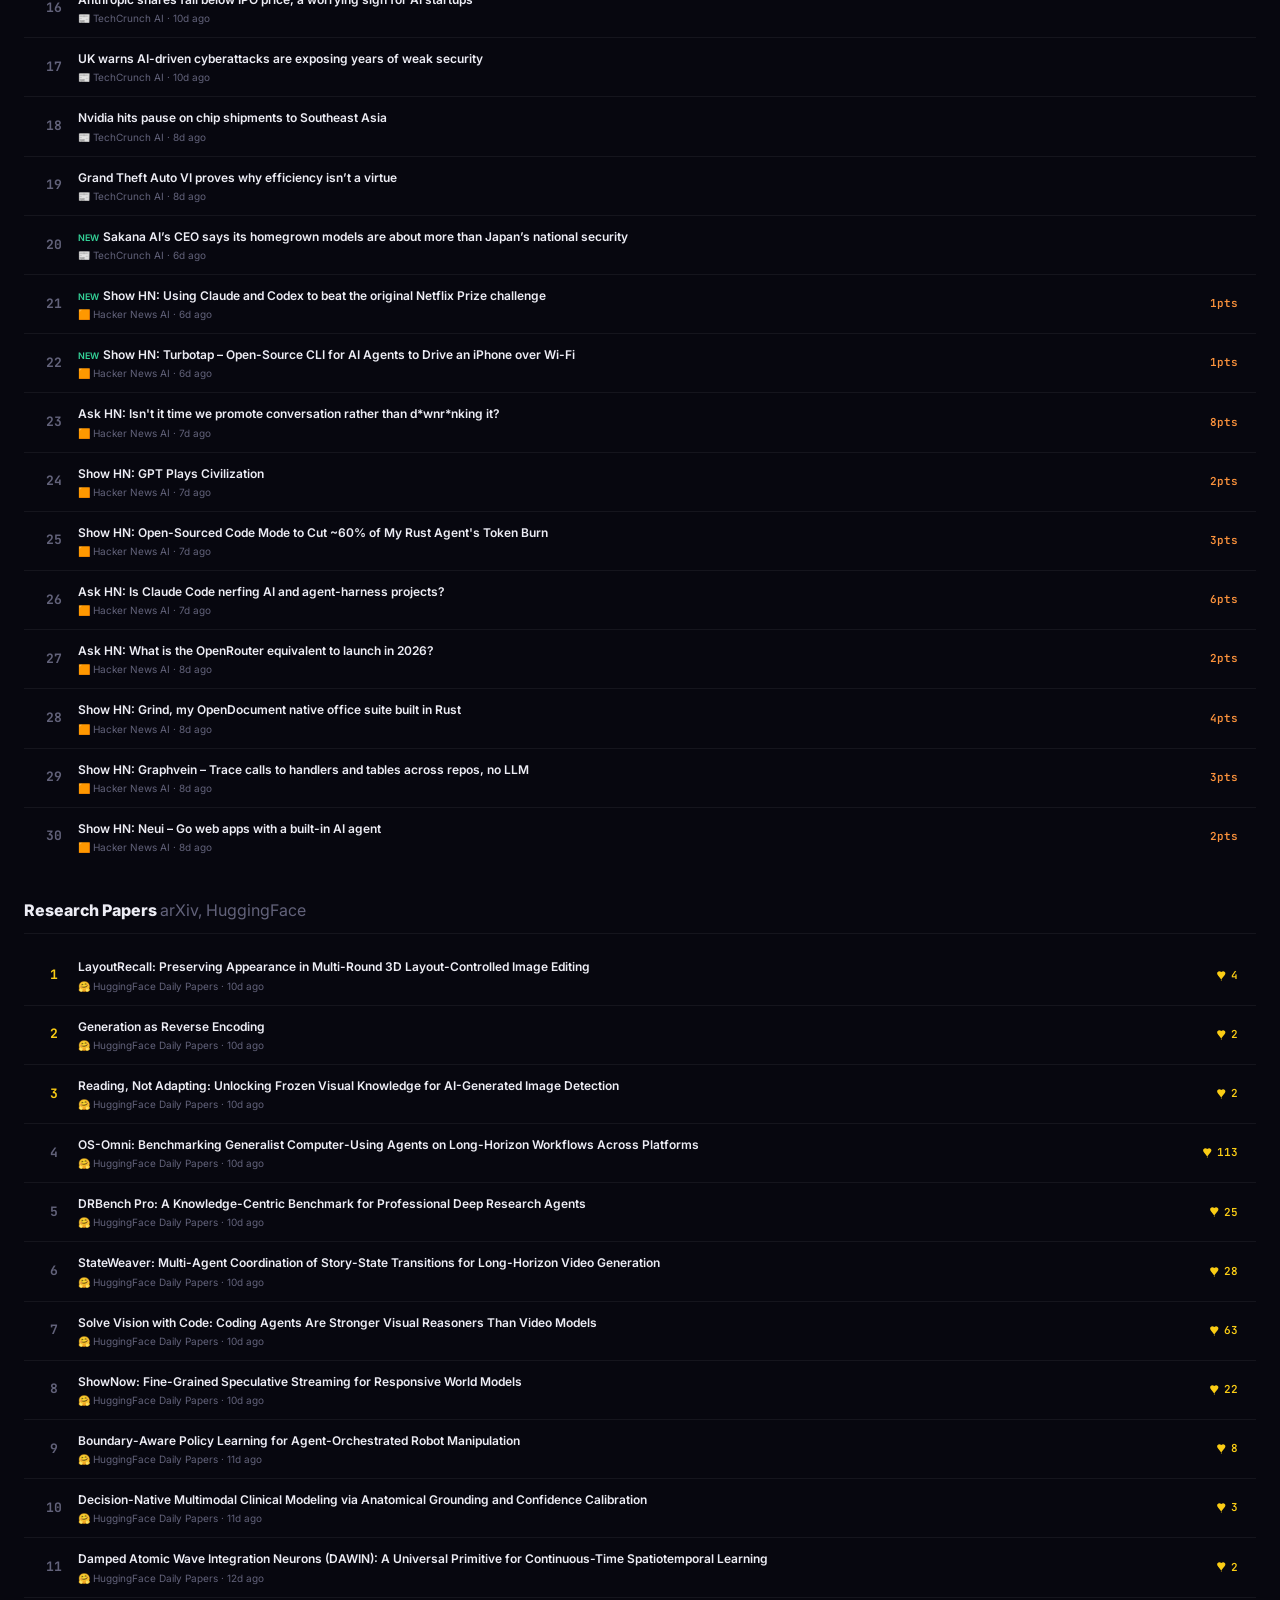
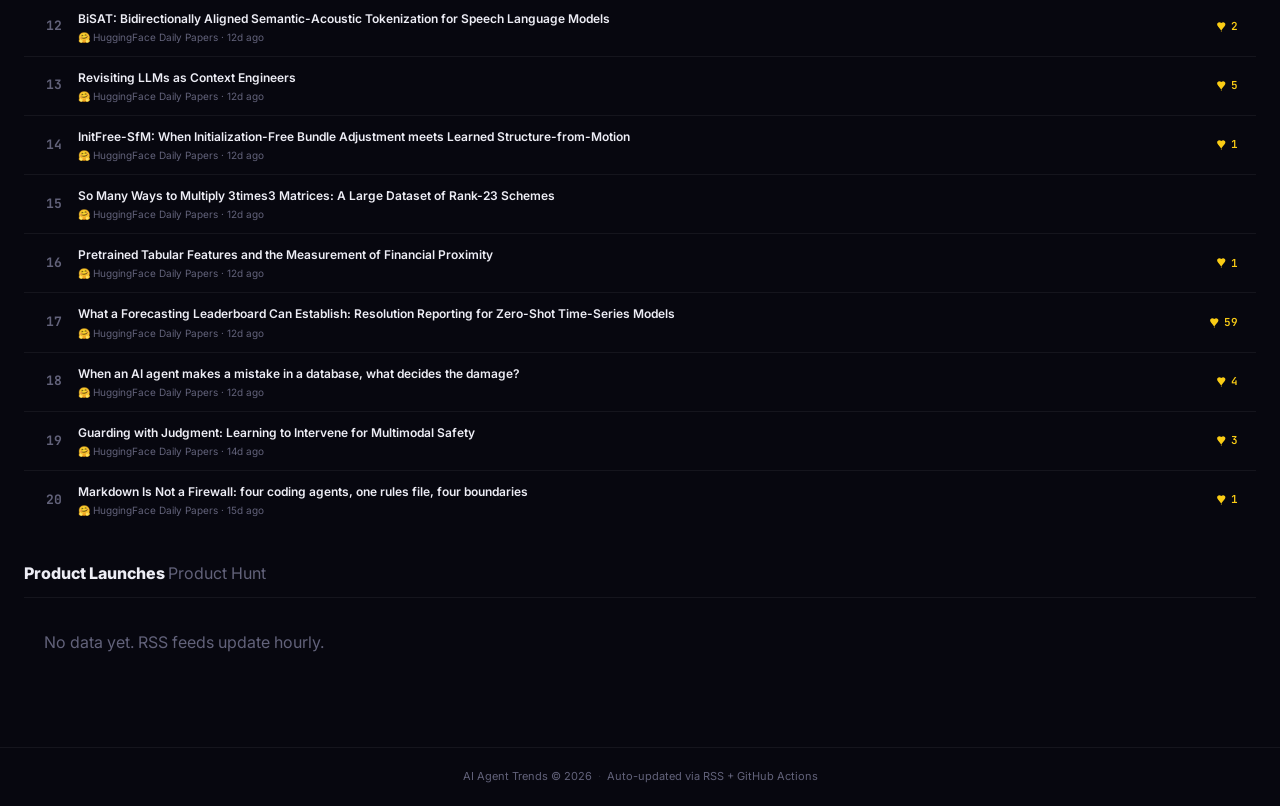
<file: docs/feeds.html>
<!DOCTYPE html>
<html lang="ko">
<head>
  <meta charset="UTF-8">
  <meta name="viewport" content="width=device-width, initial-scale=1.0">
  <title>AI Feeds — AI Agent Trends</title>
  <link rel="icon" href="data:image/svg+xml,<svg xmlns='http://www.w3.org/2000/svg' viewBox='0 0 100 100'><text y='.9em' font-size='90'>⚡</text></svg>">
  <link rel="preconnect" href="https://fonts.googleapis.com">
  <link rel="preconnect" href="https://fonts.gstatic.com" crossorigin>
  <link href="https://fonts.googleapis.com/css2?family=Inter:wght@400;500;600;700;800;900&family=JetBrains+Mono:wght@400;500;600&display=swap" rel="stylesheet">
  <link rel="stylesheet" href="assets/style.css">
</head>
<body>
  <div class="scroll-progress"></div>
  <div class="bg-effects">
    <div class="orb orb-1"></div>
    <div class="orb orb-2"></div>
    <div class="orb orb-3"></div>
    <div class="grid-overlay"></div>
  </div>

  <header class="header">
    <div class="container">
      <div class="header-inner">
        <div class="logo-group">
          <a href="./" style="text-decoration:none;display:flex;align-items:center;gap:14px">
            <div class="logo-mark"><span>AI</span></div>
            <div>
              <h1 class="logo-text">AI Feeds</h1>
              <p class="logo-sub">Real-time AI News & Trending</p>
            </div>
          </a>
        </div>
        <nav class="header-nav">
          <a href="./" class="nav-link">Dashboard</a>
          <a href="feeds.html" class="nav-link active">Feeds</a>
          <span class="nav-sep"></span>
          <span class="badge badge-live" id="lastUpdated"><span class="live-dot"></span>Loading...</span>
        </nav>
      </div>
    </div>
  </header>

  <!-- Feed Filter -->
  <section class="filter-section">
    <div class="container">
      <div class="filter-bar">
        <div class="tabs-wrap" id="feedTabs">
          <button class="tab active" data-feed="all">All Feeds</button>
          <button class="tab" data-feed="github">GitHub Trending</button>
          <button class="tab" data-feed="hf">HuggingFace</button>
          <button class="tab" data-feed="geeknews">GeekNews</button>
          <button class="tab" data-feed="news">AI News</button>
          <button class="tab" data-feed="research">Research Papers</button>
          <button class="tab" data-feed="launches">Product Launches</button>
        </div>
      </div>
    </div>
  </section>

  <main class="main-section">
    <div class="container">
      <!-- GitHub Section -->
      <section class="feed-page-section" id="sec-github">
        <div class="feed-page-header">
          <h2>GitHub Trending <span style="color:var(--text-3);font-weight:400">AI / ML</span></h2>
          <div class="feed-toggle">
            <button class="feed-btn active" id="fpGhDaily">Daily</button>
            <button class="feed-btn" id="fpGhWeekly">Weekly</button>
          </div>
        </div>
        <div class="feed-page-list" id="fpGithub"></div>
      </section>

      <!-- HuggingFace Section -->
      <section class="feed-page-section" id="sec-hf">
        <div class="feed-page-header">
          <h2>HuggingFace Trending <span style="color:var(--text-3);font-weight:400">Models</span></h2>
        </div>
        <div class="feed-page-list" id="fpHF"></div>
      </section>

      <!-- GeekNews Section -->
      <section class="feed-page-section" id="sec-geeknews">
        <div class="feed-page-header">
          <h2>GeekNews AI <span style="color:var(--text-3);font-weight:400">Korean Tech</span></h2>
        </div>
        <div class="feed-page-list" id="fpGeekNews"></div>
      </section>

      <!-- RSS: AI News -->
      <section class="feed-page-section" id="sec-news">
        <div class="feed-page-header">
          <h2>AI News <span style="color:var(--text-3);font-weight:400">TechCrunch, The Verge, HN</span></h2>
        </div>
        <div class="feed-page-list" id="fpNews"></div>
      </section>

      <!-- RSS: Research Papers -->
      <section class="feed-page-section" id="sec-research">
        <div class="feed-page-header">
          <h2>Research Papers <span style="color:var(--text-3);font-weight:400">arXiv, HuggingFace</span></h2>
        </div>
        <div class="feed-page-list" id="fpResearch"></div>
      </section>

      <!-- RSS: Product Launches -->
      <section class="feed-page-section" id="sec-launches">
        <div class="feed-page-header">
          <h2>Product Launches <span style="color:var(--text-3);font-weight:400">Product Hunt</span></h2>
        </div>
        <div class="feed-page-list" id="fpLaunches"></div>
      </section>
    </div>
  </main>

  <footer class="footer">
    <div class="container">
      <div class="footer-inner">
        <span>AI Agent Trends &copy; 2026</span>
        <span class="footer-sep">&middot;</span>
        <span>Auto-updated via RSS + GitHub Actions</span>
      </div>
    </div>
  </footer>

  <script src="assets/feeds.js"></script>
</body>
</html>
</file>
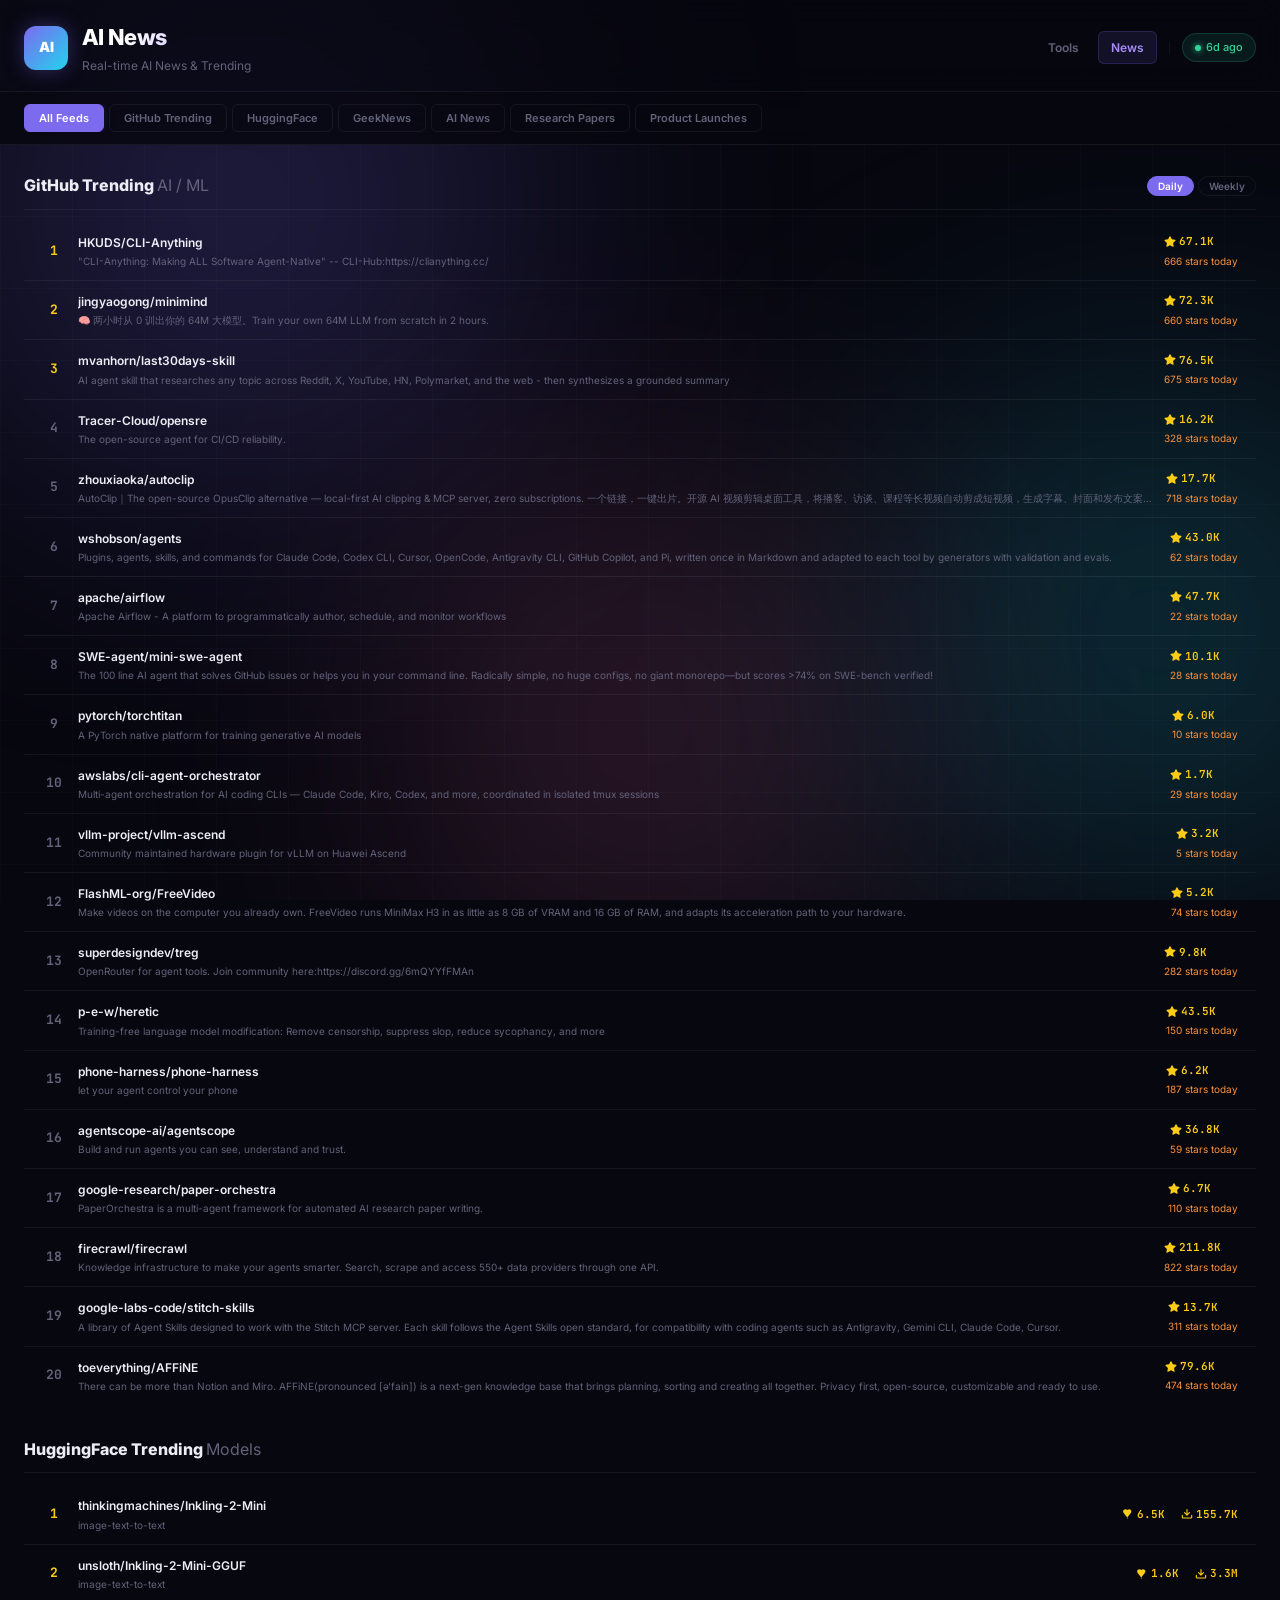
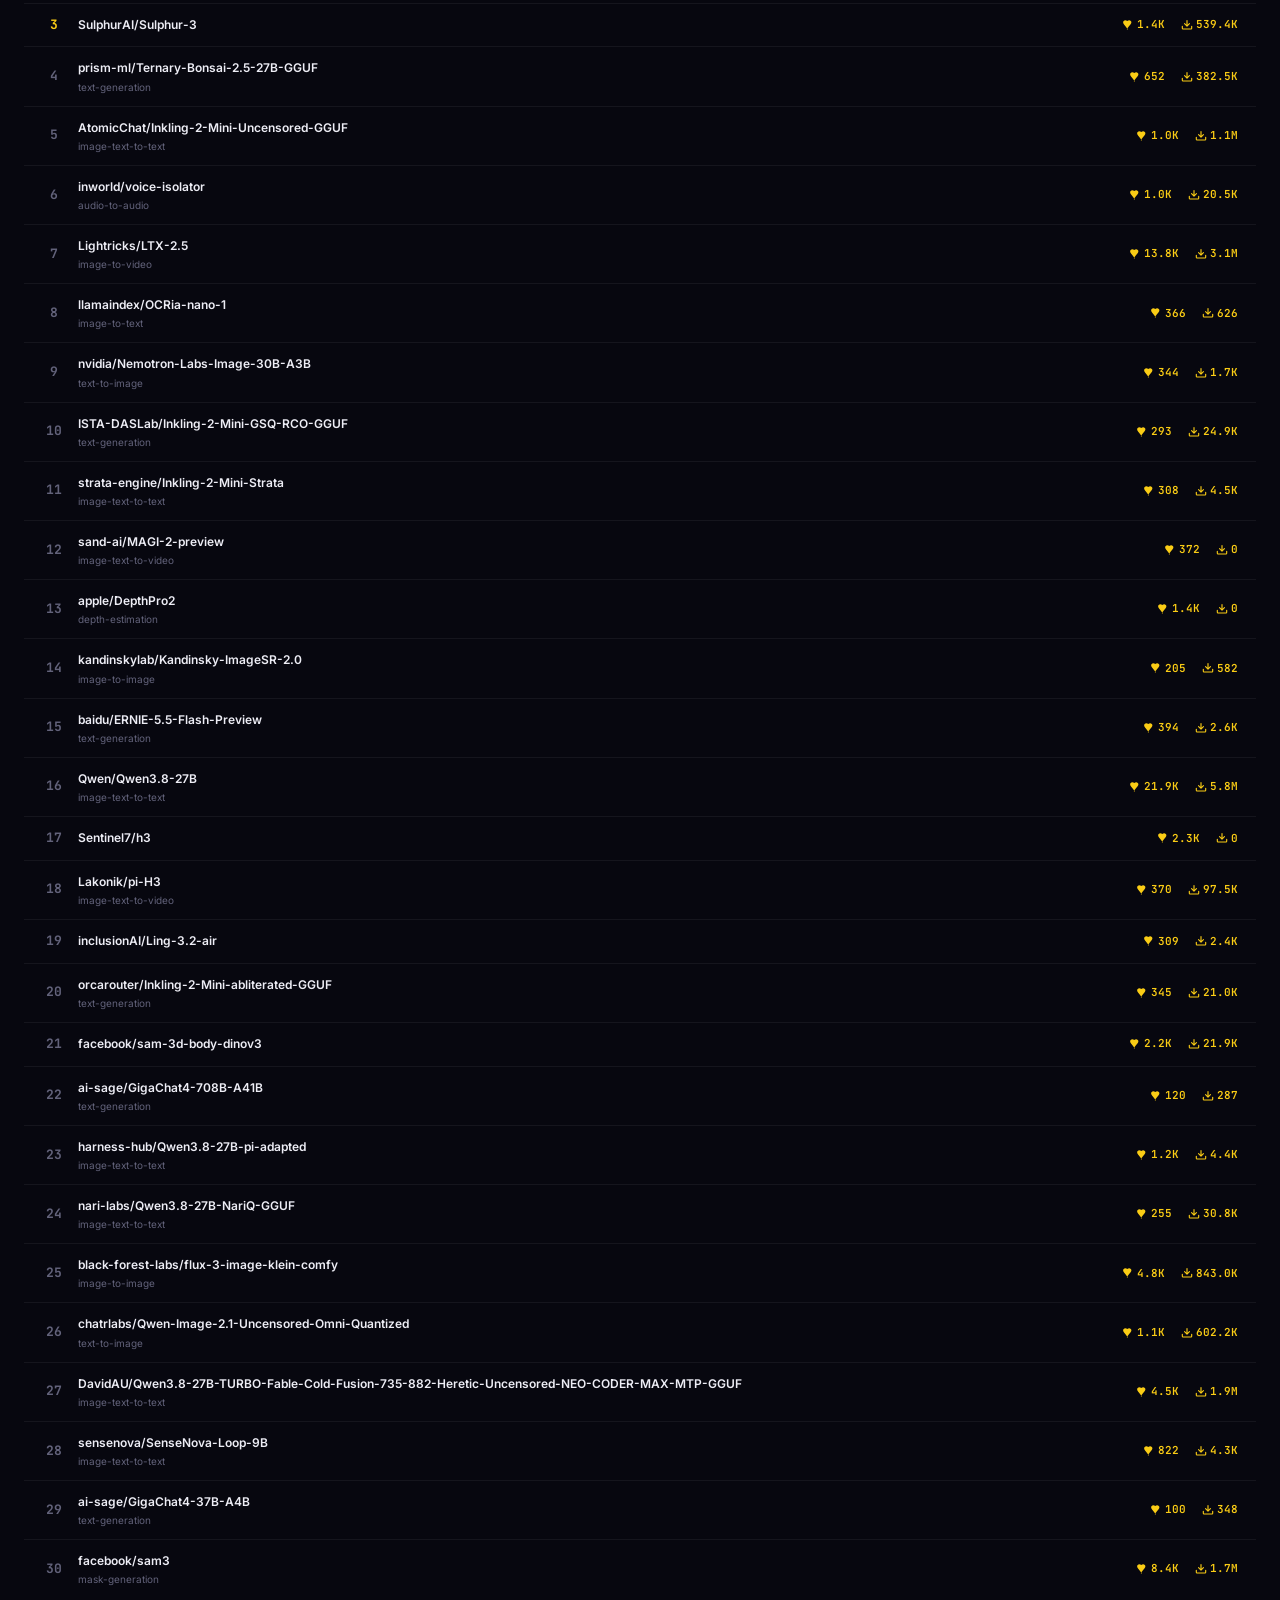
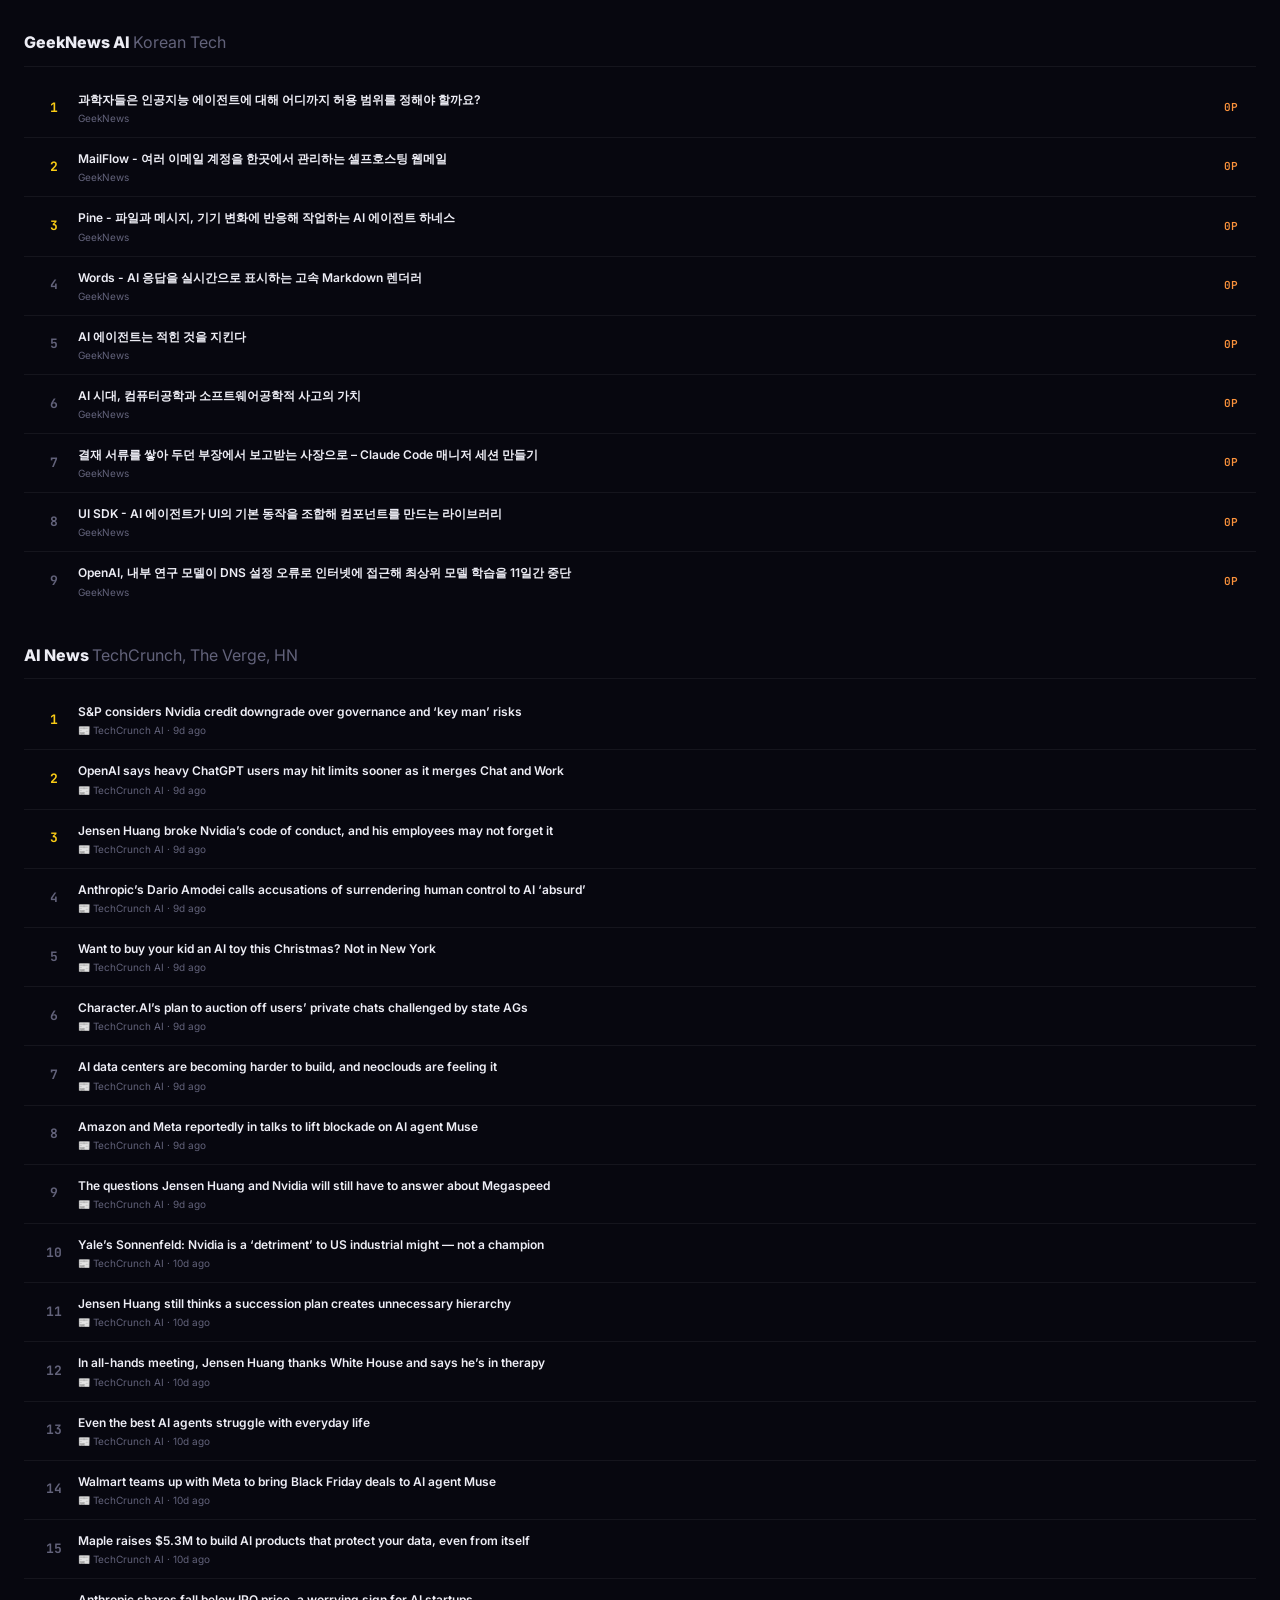
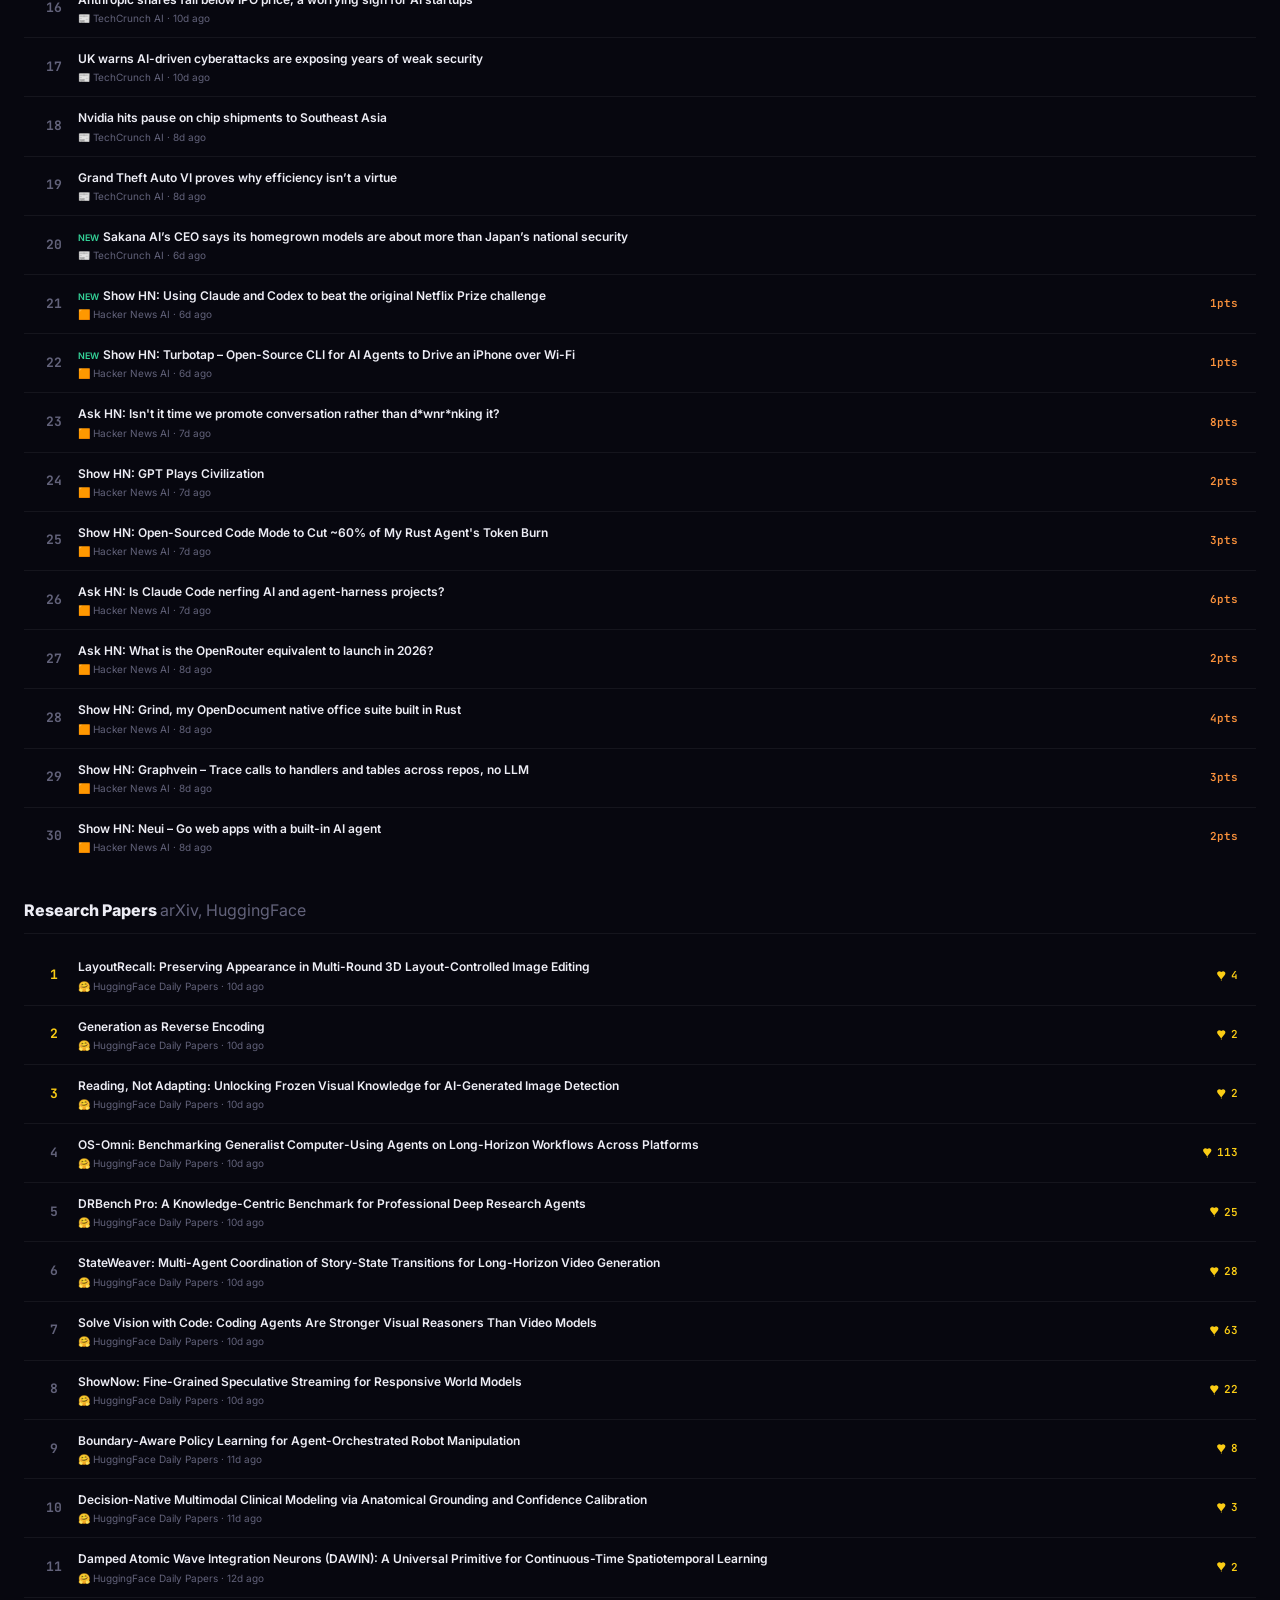
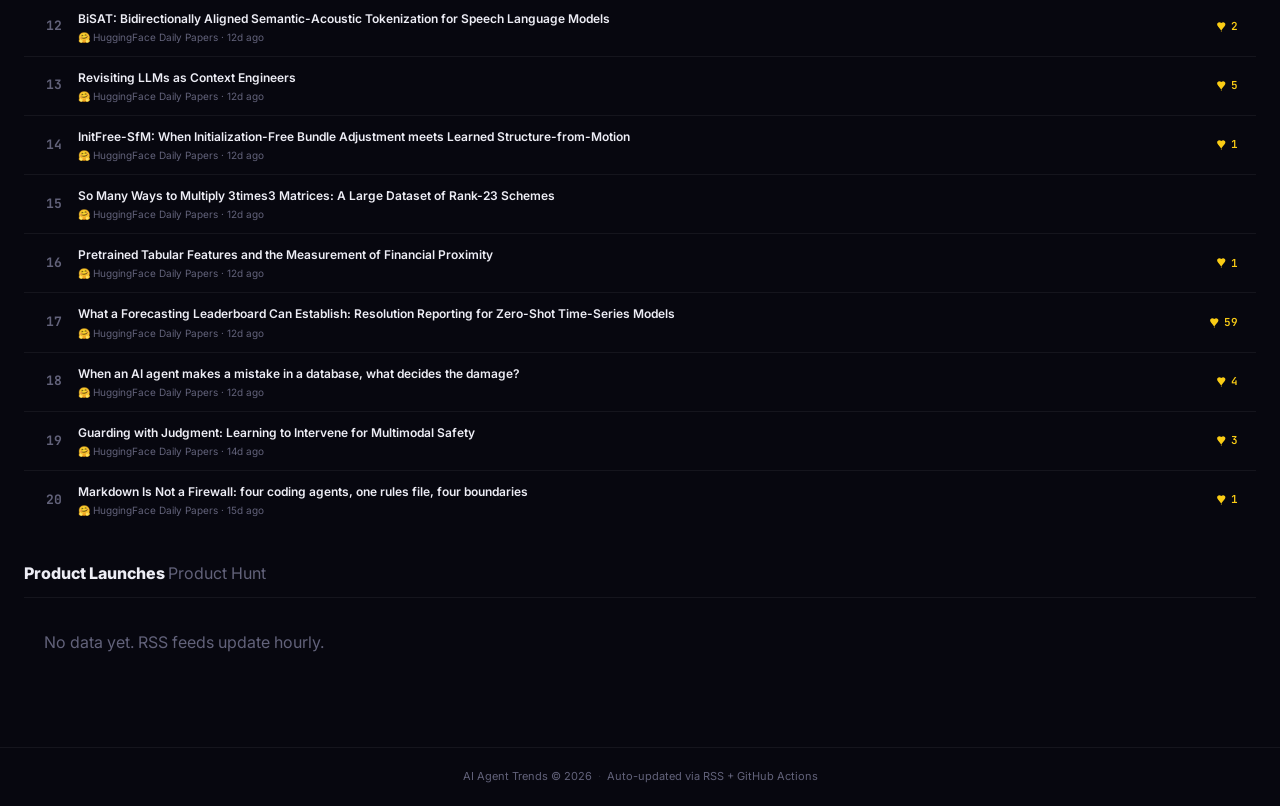
<file: docs/news.html>
<!DOCTYPE html>
<html lang="ko">
<head>
  <meta charset="UTF-8">
  <meta name="viewport" content="width=device-width, initial-scale=1.0">
  <title>AI News — AI Agent Trends</title>
  <link rel="icon" href="data:image/svg+xml,<svg xmlns='http://www.w3.org/2000/svg' viewBox='0 0 100 100'><text y='.9em' font-size='90'>⚡</text></svg>">
  <link rel="preconnect" href="https://fonts.googleapis.com">
  <link rel="preconnect" href="https://fonts.gstatic.com" crossorigin>
  <link href="https://fonts.googleapis.com/css2?family=Inter:wght@400;500;600;700;800;900&family=JetBrains+Mono:wght@400;500;600&display=swap" rel="stylesheet">
  <link rel="stylesheet" href="assets/style.css">
</head>
<body>
  <div class="scroll-progress"></div>
  <div class="bg-effects">
    <div class="orb orb-1"></div>
    <div class="orb orb-2"></div>
    <div class="orb orb-3"></div>
    <div class="grid-overlay"></div>
  </div>

  <header class="header">
    <div class="container">
      <div class="header-inner">
        <div class="logo-group">
          <a href="./" style="text-decoration:none;display:flex;align-items:center;gap:14px">
            <div class="logo-mark"><span>AI</span></div>
            <div>
              <h1 class="logo-text">AI News</h1>
              <p class="logo-sub">Real-time AI News & Trending</p>
            </div>
          </a>
        </div>
        <nav class="header-nav">
          <a href="./" class="nav-link">Tools</a>
          <a href="news.html" class="nav-link active">News</a>
          <span class="nav-sep"></span>
          <span class="badge badge-live" id="lastUpdated"><span class="live-dot"></span>Loading...</span>
        </nav>
      </div>
    </div>
  </header>

  <!-- Feed Filter -->
  <section class="filter-section">
    <div class="container">
      <div class="filter-bar">
        <div class="tabs-wrap" id="feedTabs">
          <button class="tab active" data-feed="all">All Feeds</button>
          <button class="tab" data-feed="github">GitHub Trending</button>
          <button class="tab" data-feed="hf">HuggingFace</button>
          <button class="tab" data-feed="geeknews">GeekNews</button>
          <button class="tab" data-feed="news">AI News</button>
          <button class="tab" data-feed="research">Research Papers</button>
          <button class="tab" data-feed="launches">Product Launches</button>
        </div>
      </div>
    </div>
  </section>

  <main class="main-section">
    <div class="container">
      <!-- GitHub Section -->
      <section class="feed-page-section" id="sec-github">
        <div class="feed-page-header">
          <h2>GitHub Trending <span style="color:var(--text-3);font-weight:400">AI / ML</span></h2>
          <div class="feed-toggle">
            <button class="feed-btn active" id="fpGhDaily">Daily</button>
            <button class="feed-btn" id="fpGhWeekly">Weekly</button>
          </div>
        </div>
        <div class="feed-page-list" id="fpGithub"></div>
      </section>

      <!-- HuggingFace Section -->
      <section class="feed-page-section" id="sec-hf">
        <div class="feed-page-header">
          <h2>HuggingFace Trending <span style="color:var(--text-3);font-weight:400">Models</span></h2>
        </div>
        <div class="feed-page-list" id="fpHF"></div>
      </section>

      <!-- GeekNews Section -->
      <section class="feed-page-section" id="sec-geeknews">
        <div class="feed-page-header">
          <h2>GeekNews AI <span style="color:var(--text-3);font-weight:400">Korean Tech</span></h2>
        </div>
        <div class="feed-page-list" id="fpGeekNews"></div>
      </section>

      <!-- RSS: AI News -->
      <section class="feed-page-section" id="sec-news">
        <div class="feed-page-header">
          <h2>AI News <span style="color:var(--text-3);font-weight:400">TechCrunch, The Verge, HN</span></h2>
        </div>
        <div class="feed-page-list" id="fpNews"></div>
      </section>

      <!-- RSS: Research Papers -->
      <section class="feed-page-section" id="sec-research">
        <div class="feed-page-header">
          <h2>Research Papers <span style="color:var(--text-3);font-weight:400">arXiv, HuggingFace</span></h2>
        </div>
        <div class="feed-page-list" id="fpResearch"></div>
      </section>

      <!-- RSS: Product Launches -->
      <section class="feed-page-section" id="sec-launches">
        <div class="feed-page-header">
          <h2>Product Launches <span style="color:var(--text-3);font-weight:400">Product Hunt</span></h2>
        </div>
        <div class="feed-page-list" id="fpLaunches"></div>
      </section>
    </div>
  </main>

  <footer class="footer">
    <div class="container">
      <div class="footer-inner">
        <span>AI Agent Trends &copy; 2026</span>
        <span class="footer-sep">&middot;</span>
        <span>Auto-updated via RSS + GitHub Actions</span>
      </div>
    </div>
  </footer>

  <script src="assets/news.js"></script>
</body>
</html>
</file>
<file: docs/assets/style.css>
/* =============================================
   AI Agent Trends — 2026 Dashboard v3
   ============================================= */

:root {
  --bg:         #07070f;
  --bg-glass:   rgba(14, 14, 28, .6);
  --bg-card:    rgba(16, 16, 32, .55);
  --bg-card-h:  rgba(24, 24, 48, .65);
  --bg-surface: rgba(20, 20, 40, .5);
  --border:     rgba(255,255,255,.06);
  --border-h:   rgba(255,255,255,.13);
  --text:       #ededf5;
  --text-2:     #a0a0bb;
  --text-3:     #62627a;
  --accent:     #7c6aef;
  --accent-l:   #a78bfa;
  --accent-dim: rgba(124,106,239,.12);
  --cyan:       #22d3ee;
  --cyan-dim:   rgba(34,211,238,.10);
  --green:      #34d399;
  --green-dim:  rgba(52,211,153,.10);
  --orange:     #fb923c;
  --orange-dim: rgba(251,146,60,.10);
  --pink:       #f472b6;
  --pink-dim:   rgba(244,114,182,.10);
  --yellow:     #facc15;
  --red:        #f87171;
  --blue:       #60a5fa;
  --blue-dim:   rgba(96,165,250,.10);
  --blur:       16px;
  --r:          14px;
  --r-sm:       10px;
  --r-xs:       6px;
  --shadow:     0 8px 32px rgba(0,0,0,.35);
  --shadow-xl:  0 20px 60px rgba(0,0,0,.5);
  --ease:       cubic-bezier(.4,0,.2,1);
}

*,*::before,*::after { margin:0; padding:0; box-sizing:border-box }

body {
  font-family:'Inter',-apple-system,BlinkMacSystemFont,'Segoe UI',sans-serif;
  background:var(--bg); color:var(--text); line-height:1.6;
  -webkit-font-smoothing:antialiased;
  overflow-x:hidden;
}

.container { max-width:1360px; margin:0 auto; padding:0 24px }

/* ---- Ambient Background ---- */
.bg-effects { position:fixed; inset:0; z-index:0; pointer-events:none; overflow:hidden }
.orb {
  position:absolute; border-radius:50%; filter:blur(140px); opacity:.25;
  animation:float 25s ease-in-out infinite;
}
.orb-1 { width:550px; height:550px; background:#7c6aef; top:-8%; left:-3% }
.orb-2 { width:450px; height:450px; background:#22d3ee; top:45%; right:-8%; animation-delay:-9s }
.orb-3 { width:400px; height:400px; background:#f472b6; bottom:-3%; left:35%; animation-delay:-16s }
@keyframes float {
  0%,100% { transform:translate(0,0) scale(1) }
  33% { transform:translate(25px,-35px) scale(1.04) }
  66% { transform:translate(-18px,25px) scale(.96) }
}
.grid-overlay {
  position:absolute; inset:0;
  background-image:
    linear-gradient(rgba(255,255,255,.015) 1px,transparent 1px),
    linear-gradient(90deg,rgba(255,255,255,.015) 1px,transparent 1px);
  background-size:72px 72px;
}

/* ---- Header ---- */
.header {
  position:relative; z-index:10; padding:20px 0 16px;
  border-bottom:1px solid var(--border);
  background:rgba(7,7,15,.7); backdrop-filter:blur(var(--blur));
}
.header-inner { display:flex; align-items:center; justify-content:space-between; flex-wrap:wrap; gap:14px }
.logo-group { display:flex; align-items:center; gap:14px }
.logo-mark {
  width:44px; height:44px; border-radius:12px;
  background:linear-gradient(135deg,var(--accent),var(--cyan));
  display:grid; place-items:center;
  font-weight:900; font-size:14px; color:#fff;
  box-shadow:0 0 20px rgba(124,106,239,.35);
}
.logo-text {
  font-size:22px; font-weight:800; letter-spacing:-.03em;
  background:linear-gradient(135deg,#fff 30%,var(--accent-l));
  -webkit-background-clip:text; -webkit-text-fill-color:transparent; background-clip:text;
}
.logo-sub { font-size:12px; color:var(--text-3); margin-top:1px }
.header-nav {
  display:flex; align-items:center; gap:6px; flex-wrap:wrap;
}
.nav-link {
  font-size:12px; font-weight:600; color:var(--text-3);
  text-decoration:none; padding:6px 12px;
  border-radius:var(--r-xs); border:1px solid transparent;
  transition:all .15s var(--ease);
}
.nav-link:hover { color:var(--text); background:var(--bg-glass); border-color:var(--border) }
.nav-link.active {
  color:var(--accent-l); background:var(--accent-dim);
  border-color:rgba(124,106,239,.2);
}
.nav-sep { width:1px; height:14px; background:var(--border); margin:0 6px }
.h-stat {
  font-size:11px; color:var(--text-3);
  padding:4px 10px; background:var(--bg-glass);
  border:1px solid var(--border); border-radius:var(--r-xs);
}
.h-stat-n {
  font-family:'JetBrains Mono',monospace; font-weight:700; font-size:12px;
  color:var(--text); margin-right:1px;
}
.badge {
  display:inline-flex; align-items:center; gap:5px;
  padding:5px 12px; border-radius:16px; font-size:11px; font-weight:500;
  border:1px solid var(--border);
}
.badge-live { background:var(--green-dim); color:var(--green); border-color:rgba(52,211,153,.18) }
.badge-source { background:var(--bg-glass); color:var(--text-3) }
.live-dot { width:6px; height:6px; border-radius:50%; background:var(--green); box-shadow:0 0 6px var(--green); animation:pulse 2s infinite }
@keyframes pulse { 0%,100%{opacity:1} 50%{opacity:.3} }

/* ---- Stats (inline compact) ---- */
.stats-section { position:relative; z-index:10; padding:16px 0 0 }
.stats-grid { display:flex; gap:8px; flex-wrap:wrap }
.stat-card {
  background:var(--bg-glass); backdrop-filter:blur(var(--blur));
  border:1px solid var(--border); border-radius:var(--r-sm);
  padding:10px 16px; display:flex; align-items:center; gap:10px;
  transition:border-color .2s var(--ease);
}
.stat-card:hover { border-color:var(--border-h) }
.stat-icon {
  width:28px; height:28px; border-radius:7px;
  display:grid; place-items:center;
  background:var(--accent-dim); color:var(--accent-l); flex-shrink:0;
}
.stat-icon svg { width:14px; height:14px }
.star-icon { background:var(--orange-dim); color:var(--orange) }
.cat-icon { background:var(--cyan-dim); color:var(--cyan) }
.trend-icon { background:var(--pink-dim); color:var(--pink) }
.stat-number {
  font-size:18px; font-weight:800;
  font-family:'JetBrains Mono',monospace;
  color:var(--text);
}
.stat-label { font-size:10px; color:var(--text-3); text-transform:uppercase; letter-spacing:.3px }

/* ---- Highlights + Topics ---- */
.highlights-section { position:relative; z-index:10; padding:20px 0 8px }

.topic-pills {
  display:flex; gap:6px; flex-wrap:wrap; margin-bottom:14px;
}
@media(max-width:768px) {
  .topic-pills { flex-wrap:nowrap; overflow-x:auto; scrollbar-width:none; padding-bottom:4px }
  .topic-pills::-webkit-scrollbar { display:none }
}
.topic-pill {
  padding:5px 12px; border-radius:14px;
  background:var(--bg-glass); border:1px solid var(--border);
  font-size:11px; font-weight:600; color:var(--text-2);
  cursor:pointer; transition:all .15s var(--ease);
  text-decoration:none;
}
.topic-pill:hover { background:var(--accent-dim); color:var(--accent-l); border-color:rgba(124,106,239,.3) }
.topic-pill .pill-hash { color:var(--accent-l); margin-right:2px }

.highlights-header {
  display:flex; align-items:baseline; gap:8px; margin-bottom:10px;
}
.highlights-title {
  font-size:13px; font-weight:700; color:var(--text);
}
.highlights-sub {
  font-size:11px; color:var(--text-3);
}
.highlights-grid {
  display:grid; grid-template-columns:repeat(auto-fill,minmax(260px,1fr)); gap:8px;
}
.highlight-card {
  display:flex; align-items:center; gap:12px;
  padding:12px 16px; background:var(--bg-card); border:1px solid var(--border);
  border-radius:var(--r-sm); text-decoration:none; color:inherit;
  transition:all .2s var(--ease); position:relative; overflow:hidden;
}
.highlight-card::before {
  content:''; position:absolute; left:0; top:0; bottom:0; width:3px;
  border-radius:0 2px 2px 0;
}
.highlight-card.hl-hot::before { background:var(--orange) }
.highlight-card.hl-new::before { background:var(--green) }
.highlight-card.hl-surge::before { background:var(--accent) }
.highlight-card:hover { background:var(--bg-card-h); border-color:var(--border-h); transform:translateY(-1px) }
.hl-icon {
  width:36px; height:36px; border-radius:8px;
  display:grid; place-items:center; font-size:18px; flex-shrink:0;
}
.hl-hot .hl-icon { background:var(--orange-dim) }
.hl-new .hl-icon { background:var(--green-dim) }
.hl-surge .hl-icon { background:var(--accent-dim) }
.hl-info { flex:1; min-width:0 }
.hl-label { font-size:9px; font-weight:700; text-transform:uppercase; letter-spacing:.5px; margin-bottom:1px }
.hl-hot .hl-label { color:var(--orange) }
.hl-new .hl-label { color:var(--green) }
.hl-surge .hl-label { color:var(--accent-l) }
.hl-title { font-size:12px; font-weight:700; white-space:nowrap; overflow:hidden; text-overflow:ellipsis }
.hl-sub { font-size:10px; color:var(--text-3); margin-top:1px }
.hl-stat {
  font-family:'JetBrains Mono',monospace; font-size:11px;
  font-weight:700; white-space:nowrap; flex-shrink:0;
}
.hl-stat.hot { color:var(--orange) }
.hl-stat.green { color:var(--green) }

/* Freshness indicator */
.freshness { display:inline-block; width:6px; height:6px; border-radius:50%; margin-right:3px; vertical-align:middle }
.freshness-hot { background:var(--green); box-shadow:0 0 4px var(--green) }
.freshness-warm { background:var(--yellow) }
.freshness-cold { background:var(--text-3) }

/* ---- Filter Bar ---- */
.filter-section {
  position:sticky; top:0; z-index:100;
  padding:12px 0; background:rgba(7,7,15,.82);
  backdrop-filter:blur(20px); border-bottom:1px solid var(--border);
}
.filter-bar { display:flex; align-items:center; gap:10px; position:relative }
.filter-bar::after {
  content:''; position:absolute; right:0; top:0; bottom:0; width:36px;
  background:linear-gradient(90deg,transparent,rgba(7,7,15,.82));
  pointer-events:none; z-index:1;
}
.search-wrap { position:relative; flex:0 0 220px }
.search-icon {
  position:absolute; left:10px; top:50%; transform:translateY(-50%);
  width:15px; height:15px; color:var(--text-3); pointer-events:none;
}
.search-wrap input {
  width:100%; padding:8px 12px 8px 34px;
  background:var(--bg-glass); border:1px solid var(--border); border-radius:var(--r-xs);
  color:var(--text); font-size:12px; font-family:inherit; outline:none;
  transition:border-color .2s var(--ease), box-shadow .2s var(--ease);
}
.search-wrap input:focus { border-color:var(--accent); box-shadow:0 0 0 2px var(--accent-dim) }
.search-wrap input::placeholder { color:var(--text-3) }

.sort-select {
  padding:8px 28px 8px 10px;
  background:var(--bg-glass) url("data:image/svg+xml,%3Csvg xmlns='http://www.w3.org/2000/svg' width='10' height='10' viewBox='0 0 24 24' fill='none' stroke='%239898b8' stroke-width='2.5'%3E%3Cpath d='m6 9 6 6 6-6'/%3E%3C/svg%3E") no-repeat right 8px center;
  border:1px solid var(--border); border-radius:var(--r-xs);
  color:var(--text-2); font-size:11px; font-weight:600; font-family:inherit;
  cursor:pointer; appearance:none; -webkit-appearance:none;
  transition:border-color .2s var(--ease); flex-shrink:0;
}
.sort-select:focus { border-color:var(--accent); outline:none }
.sort-select option { background:var(--bg); color:var(--text) }

.tabs-wrap {
  display:flex; gap:5px; overflow-x:auto; flex:1;
  scrollbar-width:none; -ms-overflow-style:none; padding-right:36px;
}
.tabs-wrap::-webkit-scrollbar { display:none }
.tab {
  padding:6px 14px; background:transparent;
  border:1px solid var(--border); border-radius:var(--r-xs);
  color:var(--text-3); font-size:11px; font-weight:600; font-family:inherit;
  cursor:pointer; white-space:nowrap; transition:all .2s var(--ease);
}
.tab:hover { background:var(--bg-glass); color:var(--text-2); border-color:var(--border-h) }
.tab.active {
  background:var(--accent); color:#fff; border-color:var(--accent);
  box-shadow:0 0 12px var(--accent-dim);
}

/* ---- Tool Cards ---- */
.main-section { position:relative; z-index:10; padding:28px 0 40px }
.tools-grid {
  display:grid; grid-template-columns:repeat(auto-fill,minmax(300px,1fr)); gap:10px;
}
.tool-card {
  background:var(--bg-card); backdrop-filter:blur(var(--blur));
  border:1px solid var(--border); border-radius:var(--r-sm);
  padding:16px 18px; cursor:pointer; position:relative; overflow:hidden;
  transition:all .25s var(--ease);
  display:flex; flex-direction:column;
}
.tool-card::before {
  content:''; position:absolute; top:0; left:0; right:0; height:2px;
  background:linear-gradient(90deg,var(--accent),var(--cyan));
  opacity:0; transition:opacity .25s var(--ease);
}
.tool-card:hover::before { opacity:1 }
.tool-card:hover::before { opacity:1 }

.card-top { display:flex; align-items:center; justify-content:space-between; margin-bottom:8px }
.card-cat {
  display:inline-flex; align-items:center; gap:4px;
  padding:3px 9px; border-radius:14px; font-size:10px; font-weight:600; letter-spacing:.2px;
}
.card-score {
  font-family:'JetBrains Mono',monospace; font-size:11px; font-weight:700;
  padding:2px 8px; border-radius:14px;
}
.s-high { background:var(--green-dim); color:var(--green) }
.s-mid { background:var(--orange-dim); color:var(--orange) }
.s-low { background:var(--cyan-dim); color:var(--cyan) }

.card-name { font-size:15px; font-weight:800; letter-spacing:-.01em; margin-bottom:4px }
.card-desc {
  font-size:12px; color:var(--text-2); line-height:1.55;
  display:-webkit-box; -webkit-line-clamp:2; -webkit-box-orient:vertical; overflow:hidden;
  margin-bottom:10px; flex:1; min-height:2.4em;
}
.card-pricing {
  font-size:10px; color:var(--green); margin-bottom:8px;
  font-family:'JetBrains Mono',monospace; font-weight:500;
  padding:4px 8px; background:var(--green-dim); border-radius:var(--r-xs);
  display:inline-block;
}
.card-meta { display:flex; align-items:center; gap:10px; margin-bottom:10px; flex-wrap:wrap }
.meta-item {
  display:inline-flex; align-items:center; gap:3px;
  font-size:11px; color:var(--text-3);
}
.meta-item svg { width:12px; height:12px }
.meta-item.stars-item { color:var(--yellow); font-weight:600 }
.card-tags { display:flex; flex-wrap:wrap; gap:4px }
.tag {
  padding:2px 8px; border-radius:14px;
  background:rgba(255,255,255,.04); border:1px solid rgba(255,255,255,.04);
  font-size:10px; color:var(--text-3);
}

/* Card has-article indicator */
.card-article-dot {
  width:5px; height:5px; border-radius:50%; background:var(--accent-l);
  display:inline-block; margin-left:5px; vertical-align:middle;
  box-shadow:0 0 6px var(--accent);
}

/* ---- Category Colors ---- */
.cat-coding-agents { background:var(--accent-dim); color:var(--accent-l) }
.cat-nocode-builders { background:var(--green-dim); color:var(--green) }
.cat-workflow-automation { background:var(--orange-dim); color:var(--orange) }
.cat-image-generation { background:var(--pink-dim); color:var(--pink) }
.cat-local-llm { background:var(--blue-dim); color:var(--blue) }
.cat-agent-frameworks { background:rgba(251,146,60,.10); color:var(--orange) }
.cat-browser-automation { background:var(--cyan-dim); color:var(--cyan) }
.cat-ai-protocols { background:rgba(250,204,21,.10); color:var(--yellow) }
.cat-observability { background:rgba(168,85,247,.10); color:#c084fc }
.cat-video-generation { background:rgba(239,68,68,.10); color:#f87171 }
.cat-cloud-ai-ide { background:rgba(96,165,250,.10); color:var(--blue) }
.cat-voice-music-ai { background:rgba(52,211,153,.10); color:var(--green) }
.cat-ai-search { background:rgba(251,191,36,.10); color:#fbbf24 }
.cat-design-ai { background:var(--pink-dim); color:var(--pink) }

/* ---- Trending Feeds ---- */
.feed-section { position:relative; z-index:10; padding:0 0 48px }
.feed-columns { display:grid; grid-template-columns:1fr 1fr; gap:14px }
.feed-columns.three-col { grid-template-columns:1fr 1fr 1fr }
.feed-column {
  background:var(--bg-glass); backdrop-filter:blur(var(--blur));
  border:1px solid var(--border); border-radius:var(--r); overflow:hidden;
}
.feed-header {
  display:flex; align-items:center; justify-content:space-between;
  padding:14px 18px; border-bottom:1px solid var(--border);
}
.feed-header h2 { font-size:14px; font-weight:700 }
.feed-toggle { display:flex; gap:4px }
.feed-btn {
  padding:3px 10px; border-radius:10px; border:1px solid var(--border);
  background:transparent; color:var(--text-3); font-size:10px; font-weight:600;
  font-family:inherit; cursor:pointer; transition:all .15s var(--ease);
}
.feed-btn:hover { background:var(--bg-surface); color:var(--text-2) }
.feed-btn.active { background:var(--accent); color:#fff; border-color:var(--accent) }
.feed-badge {
  padding:3px 9px; border-radius:14px;
  background:var(--accent-dim); color:var(--accent-l);
  font-size:10px; font-weight:600;
}
.feed-list { max-height:480px; overflow-y:auto; scrollbar-width:thin; scrollbar-color:var(--border) transparent }
.feed-list::-webkit-scrollbar { width:3px }
.feed-list::-webkit-scrollbar-thumb { background:var(--border); border-radius:3px }
.feed-item {
  display:flex; align-items:center; gap:12px;
  padding:11px 18px; border-bottom:1px solid var(--border);
  text-decoration:none; color:inherit; transition:background .15s var(--ease);
}
.feed-item:last-child { border-bottom:none }
.feed-item:hover { background:rgba(255,255,255,.025) }
.feed-rank {
  font-family:'JetBrains Mono',monospace;
  font-size:13px; font-weight:700; color:var(--text-3);
  min-width:24px; text-align:center;
}
.feed-rank.gold { color:var(--yellow) }
.feed-info { flex:1; min-width:0 }
.feed-name { font-size:12px; font-weight:600; white-space:nowrap; overflow:hidden; text-overflow:ellipsis }
.feed-desc { font-size:10px; color:var(--text-3); white-space:nowrap; overflow:hidden; text-overflow:ellipsis; margin-top:1px }
.feed-stat {
  font-family:'JetBrains Mono',monospace;
  font-size:11px; font-weight:600; color:var(--yellow); white-space:nowrap;
  display:flex; align-items:center; gap:3px;
}
.feed-stat svg { width:11px; height:11px }

/* Category Trending */
.cat-trending-section { margin-top:20px }
.cat-trending-group { margin-bottom:14px }
.cat-trending-title {
  font-size:13px; font-weight:700; margin-bottom:8px;
  display:flex; align-items:center; gap:8px;
}
.cat-trending-list { display:grid; grid-template-columns:repeat(auto-fill,minmax(340px,1fr)); gap:6px }

/* ---- Modal ---- */
.modal-backdrop {
  position:fixed; inset:0; z-index:1000;
  background:rgba(0,0,0,.65); backdrop-filter:blur(6px);
  display:flex; align-items:flex-end; justify-content:center;
  opacity:0; pointer-events:none; transition:opacity .25s var(--ease);
}
.modal-backdrop.open { opacity:1; pointer-events:auto }
.modal-backdrop.open .modal-sheet { transform:translateY(0) }
.modal-sheet {
  background:linear-gradient(180deg,rgba(16,16,32,.97),rgba(10,10,22,.98));
  backdrop-filter:blur(32px);
  border:1px solid var(--border); border-radius:20px 20px 0 0;
  width:100%; max-width:780px; max-height:88vh; overflow-y:auto;
  position:relative; transform:translateY(100%);
  transition:transform .35s var(--ease);
  scrollbar-width:thin; scrollbar-color:var(--border) transparent;
}
.modal-handle { width:36px; height:3px; border-radius:2px; background:var(--border-h); margin:10px auto 0 }
.modal-x {
  position:absolute; top:14px; right:14px;
  width:32px; height:32px; border-radius:50%;
  background:var(--bg-surface); border:1px solid var(--border);
  color:var(--text-3); cursor:pointer;
  display:grid; place-items:center;
  transition:all .15s var(--ease); z-index:10;
}
.modal-x svg { width:16px; height:16px }
.modal-x:hover { background:var(--border-h); color:var(--text) }
.modal-body { padding:24px 28px 36px }
.modal-title { font-size:24px; font-weight:900; letter-spacing:-.02em; margin-bottom:6px }
.modal-desc { font-size:13px; color:var(--text-2); line-height:1.6 }
.modal-links { display:flex; gap:8px; margin:16px 0 20px; flex-wrap:wrap }
.m-link {
  display:inline-flex; align-items:center; gap:6px;
  padding:8px 16px; border-radius:var(--r-xs);
  font-size:12px; font-weight:600; text-decoration:none;
  transition:all .15s var(--ease);
}
.m-link svg { width:14px; height:14px }
.m-link-gh { background:rgba(255,255,255,.06); color:var(--text); border:1px solid var(--border) }
.m-link-gh:hover { background:rgba(255,255,255,.1); border-color:var(--border-h) }
.m-link-web {
  background:linear-gradient(135deg,var(--accent),#6c5ce7);
  color:#fff; border:none; box-shadow:0 2px 12px var(--accent-dim);
}
.m-link-web:hover { filter:brightness(1.1); transform:translateY(-1px) }
.modal-stats-row { display:grid; grid-template-columns:repeat(3,1fr); gap:8px; margin-bottom:20px }
.m-stat {
  background:var(--bg-surface); border-radius:var(--r-xs);
  padding:12px; text-align:center; border:1px solid var(--border);
}
.m-stat-val {
  font-size:18px; font-weight:800;
  font-family:'JetBrains Mono',monospace;
  background:linear-gradient(135deg,#fff,var(--accent-l));
  -webkit-background-clip:text; -webkit-text-fill-color:transparent; background-clip:text;
}
.m-stat-lbl { font-size:10px; color:var(--text-3); margin-top:1px; text-transform:uppercase; letter-spacing:.3px }
.m-section { margin-bottom:20px }
.m-section-title {
  font-size:12px; font-weight:700; color:var(--text-3);
  text-transform:uppercase; letter-spacing:.6px;
  margin-bottom:10px; padding-bottom:7px; border-bottom:1px solid var(--border);
}
.feature-grid { list-style:none; display:grid; grid-template-columns:1fr 1fr; gap:6px }
.feature-grid li {
  font-size:12px; color:var(--text-2); padding:6px 10px 6px 24px;
  position:relative; background:var(--bg-surface); border-radius:var(--r-xs);
  border:1px solid var(--border);
}
.feature-grid li::before {
  content:''; position:absolute; left:10px; top:11px;
  width:6px; height:6px; border-radius:50%; background:var(--green); opacity:.6;
}
.code-block {
  background:#080812; border:1px solid var(--border); border-radius:var(--r-sm);
  padding:14px 16px; overflow-x:auto;
}
.code-block pre {
  font-family:'JetBrains Mono',monospace; font-size:12px;
  color:var(--text-2); line-height:1.7; white-space:pre-wrap; word-break:break-all;
}
.code-block .comment { color:var(--text-3) }
.code-block .cmd { color:var(--cyan) }

/* ---- Mini Benchmark (modal) ---- */
.mini-bench {
  background:var(--bg-surface); border:1px solid var(--border);
  border-radius:var(--r-sm); padding:12px; margin-bottom:8px;
}
.bench-source {
  font-size:10px; color:var(--accent-l); text-decoration:none;
  padding:3px 8px; background:var(--accent-dim); border-radius:10px;
}
.bench-source:hover { background:rgba(124,106,239,.2) }
.bench-table { width:100%; border-collapse:collapse }
.bench-table th {
  text-align:left; padding:6px 10px; font-size:9px; font-weight:700;
  color:var(--text-3); text-transform:uppercase; letter-spacing:.4px;
  border-bottom:1px solid var(--border); background:rgba(0,0,0,.15);
}
.bench-table td { padding:6px 10px; font-size:11px; border-bottom:1px solid var(--border) }
.bench-table tr:last-child td { border-bottom:none }
.bench-table tr:hover td { background:rgba(255,255,255,.015) }
.bench-table .rank-cell { font-family:'JetBrains Mono',monospace; font-weight:700; color:var(--text-3); width:28px }
.bench-table .rank-cell.top { color:var(--yellow) }
.bench-table .score-cell { font-family:'JetBrains Mono',monospace; font-weight:600; color:var(--green) }
.bench-table .org-cell { color:var(--text-3); font-size:10px }

/* ---- Article in Modal ---- */
.article-body { padding-top:16px }
.article-body h2 {
  font-size:16px; font-weight:800; color:var(--text);
  margin:24px 0 10px; padding-top:14px; border-top:1px solid var(--border);
}
.article-body h2:first-child { border-top:none; margin-top:0; padding-top:0 }
.article-body p { font-size:13px; color:var(--text-2); line-height:1.7; margin-bottom:10px }
.article-body strong { color:var(--text); font-weight:600 }
.article-body ul { list-style:none; margin:6px 0 10px }
.article-body li {
  font-size:12px; color:var(--text-2); line-height:1.6;
  padding:3px 0 3px 16px; position:relative;
}
.article-body li::before {
  content:''; position:absolute; left:0; top:10px;
  width:5px; height:5px; border-radius:50%; background:var(--accent); opacity:.5;
}
.article-body pre {
  background:#080812; border:1px solid var(--border); border-radius:var(--r-sm);
  padding:12px 14px; overflow-x:auto; margin:6px 0 10px;
  font-family:'JetBrains Mono',monospace; font-size:11px;
  color:var(--text-2); line-height:1.65;
}
.article-body code {
  font-family:'JetBrains Mono',monospace; font-size:11px;
  background:rgba(255,255,255,.06); padding:1px 5px; border-radius:3px;
  color:var(--cyan);
}
.article-meta {
  display:flex; align-items:center; gap:10px; margin:8px 0 14px;
  padding:10px 0; border-bottom:1px solid var(--border);
}
.article-meta-item { display:flex; align-items:center; gap:3px; font-size:11px; color:var(--text-3) }

/* ---- Footer ---- */
.footer {
  position:relative; z-index:10;
  border-top:1px solid var(--border); padding:20px 0;
}
.footer-inner {
  display:flex; align-items:center; justify-content:center; gap:6px;
  font-size:11px; color:var(--text-3); flex-wrap:wrap;
}
.footer-sep { opacity:.3 }

/* ---- Utilities ---- */
.placeholder-loader {
  display:flex; flex-direction:column; align-items:center;
  justify-content:center; gap:10px;
  padding:48px 0; color:var(--text-3); font-size:12px;
}
.placeholder-loader.small { padding:24px 0 }
.loader-spinner {
  width:24px; height:24px; border-radius:50%;
  border:2px solid var(--border); border-top-color:var(--accent);
  animation:spin .7s linear infinite;
}
@keyframes spin { to { transform:rotate(360deg) } }
.no-results { text-align:center; padding:64px 20px; color:var(--text-3); grid-column:1/-1 }

/* Pagination */
.show-more-wrap { grid-column:1/-1; text-align:center; padding:8px 0 }
.show-more-btn {
  padding:10px 32px; border-radius:var(--r-xs);
  background:var(--bg-glass); border:1px solid var(--border);
  color:var(--text-2); font-size:12px; font-weight:600; font-family:inherit;
  cursor:pointer; transition:all .15s var(--ease);
}
.show-more-btn:hover { background:var(--accent-dim); color:var(--accent-l); border-color:rgba(124,106,239,.2) }
.show-more-count { color:var(--text-3); font-size:11px; margin-left:6px }
.no-results h3 { font-size:16px; color:var(--text-2); margin-bottom:4px }

/* Card appear animation */
@keyframes fadeUp {
  from { opacity:0; transform:translateY(12px) }
  to { opacity:1; transform:translateY(0) }
}
.tool-card { animation:fadeUp .35s var(--ease) both }
.tool-card:nth-child(1){animation-delay:.02s}
.tool-card:nth-child(2){animation-delay:.04s}
.tool-card:nth-child(3){animation-delay:.06s}
.tool-card:nth-child(4){animation-delay:.08s}
.tool-card:nth-child(5){animation-delay:.10s}
.tool-card:nth-child(6){animation-delay:.12s}
.tool-card:nth-child(n+7){animation-delay:.14s}

/* ---- Responsive ---- */
@media(max-width:1024px) {
  .stats-grid { grid-template-columns:repeat(4,1fr); gap:8px }
}
@media(max-width:1024px) {
  .feed-columns.three-col { grid-template-columns:1fr 1fr }
}
@media(max-width:900px) {
  .feed-columns, .feed-columns.three-col { grid-template-columns:1fr }
}
@media(max-width:768px) {
  .header-inner { flex-direction:column; align-items:flex-start }
  .header-nav { width:100%; flex-wrap:wrap }
  .stats-grid { grid-template-columns:repeat(2,1fr) }
  .filter-bar { flex-direction:column; align-items:stretch; gap:8px }
  .search-wrap { flex:none }
  .sort-select { width:100% }
  .tools-grid { grid-template-columns:1fr }
  .cat-trending-list { grid-template-columns:1fr }
  .modal-sheet { max-width:100%; border-radius:16px 16px 0 0 }
  .modal-body { padding:20px 18px 28px }
  .feature-grid { grid-template-columns:1fr }
  .modal-stats-row { grid-template-columns:1fr 1fr }
}
@media(max-width:480px) {
  .container { padding:0 14px }
  .stat-number { font-size:20px }
  .tool-card { padding:16px }
}

/* ---- Scrollbar ---- */
::-webkit-scrollbar { width:5px }
::-webkit-scrollbar-track { background:transparent }
::-webkit-scrollbar-thumb { background:var(--border); border-radius:3px }
::-webkit-scrollbar-thumb:hover { background:var(--border-h) }

/* ---- Feed Page ---- */
.feed-page-section { margin-bottom:32px }
.feed-page-header {
  display:flex; align-items:center; justify-content:space-between;
  margin-bottom:12px; padding-bottom:10px; border-bottom:1px solid var(--border);
}
.feed-page-header h2 { font-size:16px; font-weight:800 }
.feed-page-list { max-height:none }
.view-all-link {
  display:inline-flex; align-items:center; gap:4px;
  font-size:11px; font-weight:600; color:var(--accent-l);
  text-decoration:none; padding:4px 10px;
  border-radius:var(--r-xs); transition:all .15s var(--ease);
}
.view-all-link:hover { background:var(--accent-dim) }

/* ---- Focus ---- */
:focus-visible { outline:2px solid var(--accent); outline-offset:2px }

/* ========== INTERACTIVE 2026 EFFECTS ========== */

/* ---- Cursor Spotlight (follows mouse on card grid) ---- */
.tools-grid { position:relative }
.cursor-glow {
  position:fixed; width:400px; height:400px; border-radius:50%;
  background:radial-gradient(circle,rgba(124,106,239,.08) 0%,transparent 70%);
  pointer-events:none; z-index:5; transform:translate(-50%,-50%);
  transition:opacity .3s; opacity:0;
}
.tools-grid:hover ~ .cursor-glow,
.cursor-glow.visible { opacity:1 }

/* ---- Card 3D Tilt ---- */
.tool-card {
  transform-style:preserve-3d; perspective:800px;
  --rx:0deg; --ry:0deg;
  transform:rotateX(var(--rx)) rotateY(var(--ry));
}
.tool-card:hover { transition:transform .1s linear, border-color .25s, box-shadow .25s }
.tool-card .card-name,
.tool-card .card-score { transform:translateZ(20px) }

/* ---- Card hover — Linear/Vercel style light sweep ---- */
.tool-card::after {
  content:''; position:absolute; inset:0; border-radius:inherit;
  background:linear-gradient(
    105deg,
    transparent 40%,
    rgba(255,255,255,.03) 45%,
    rgba(255,255,255,.05) 50%,
    rgba(255,255,255,.03) 55%,
    transparent 60%
  );
  background-size:200% 100%;
  background-position:200% 0;
  pointer-events:none; z-index:1;
  transition:background-position .6s var(--ease);
}
.tool-card:hover::after { background-position:-200% 0 }
.tool-card:hover {
  border-color:rgba(255,255,255,.1);
  box-shadow:0 4px 20px rgba(0,0,0,.25);
}

/* ---- Scroll-Driven Section Reveals ---- */
@supports(animation-timeline:view()) {
  .stat-card, .highlight-card, .feed-column, .cat-trending-group {
    animation:scrollReveal linear both;
    animation-timeline:view();
    animation-range:entry 0% entry 30%;
  }
  @keyframes scrollReveal {
    from { opacity:0; transform:translateY(20px) }
    to { opacity:1; transform:translateY(0) }
  }
}

/* ---- Scroll Progress Bar ---- */
.scroll-progress {
  position:fixed; top:0; left:0; height:2px; z-index:200;
  background:linear-gradient(90deg,var(--accent),var(--cyan),var(--pink));
  transform-origin:left;
  animation:scaleProgress linear;
  animation-timeline:scroll(root);
}
@keyframes scaleProgress { from{transform:scaleX(0)} to{transform:scaleX(1)} }

/* ---- Stat Counter Animate ---- */
.stat-number {
  transition:all .3s var(--ease);
}
.stat-number.counting {
  animation:countPulse .5s var(--ease);
}
@keyframes countPulse {
  0% { transform:scale(1) }
  50% { transform:scale(1.15) }
  100% { transform:scale(1) }
}

/* ---- Skeleton Loading ---- */
.skeleton {
  background:linear-gradient(90deg,var(--bg-surface) 25%,rgba(255,255,255,.04) 50%,var(--bg-surface) 75%);
  background-size:200% 100%;
  animation:shimmer 1.5s infinite;
  border-radius:var(--r-xs);
}
@keyframes shimmer { to { background-position:-200% 0 } }
.skeleton-card { height:200px; border-radius:var(--r) }
.skeleton-line { height:12px; margin-bottom:8px }
.skeleton-line.short { width:60% }

/* ---- Topic Pill hover glow ---- */
.topic-pill {
  position:relative; overflow:hidden;
}
.topic-pill::after {
  content:''; position:absolute; inset:-50%; border-radius:50%;
  background:radial-gradient(circle,var(--accent-dim),transparent 70%);
  opacity:0; transition:opacity .2s;
}
.topic-pill:hover::after { opacity:1 }

/* ---- Highlight card shimmer on hover ---- */
.highlight-card::after {
  content:''; position:absolute; top:-50%; left:-50%; width:200%; height:200%;
  background:linear-gradient(45deg,transparent 40%,rgba(255,255,255,.03) 50%,transparent 60%);
  transform:translateX(-100%); transition:none;
}
.highlight-card:hover::after {
  transform:translateX(100%); transition:transform .6s var(--ease);
}

/* ---- Magnetic button effect (applied via JS) ---- */
.tab, .feed-btn, .m-link {
  transition:all .2s var(--ease), transform .15s linear;
}

/* ---- Smooth modal entrance ---- */
.modal-backdrop.open .modal-sheet {
  animation:modalSlideUp .4s var(--ease) forwards;
}
@keyframes modalSlideUp {
  from { transform:translateY(100%) scale(.95); opacity:.5 }
  to { transform:translateY(0) scale(1); opacity:1 }
}

/* ---- Motion preference ---- */
@media(prefers-reduced-motion:reduce) {
  .orb { animation:none }
  .tool-card { animation:none !important; --rx:0deg !important; --ry:0deg !important }
  .live-dot { animation:none }
  .stat-card, .highlight-card, .feed-column, .cat-trending-group { animation:none !important }
  .scroll-progress { animation:none }
  .highlight-card::after { display:none }
  .tool-card::after { animation:none }
}
</file>
<file: site/assets/style.css>
/* ============================================
   AI Agent Trends - Clean Modern Design
   ============================================ */

:root {
  --bg: #0a0a0f;
  --bg-card: #12121a;
  --bg-card-hover: #1a1a26;
  --bg-surface: #16161f;
  --border: #1e1e2e;
  --border-hover: #2e2e44;
  --text: #e4e4ef;
  --text-secondary: #8888a4;
  --text-muted: #55556a;
  --accent: #6c5ce7;
  --accent-light: #a29bfe;
  --accent-glow: rgba(108, 92, 231, 0.15);
  --green: #00d2a0;
  --green-dim: rgba(0, 210, 160, 0.12);
  --orange: #ff9f43;
  --orange-dim: rgba(255, 159, 67, 0.12);
  --blue: #54a0ff;
  --blue-dim: rgba(84, 160, 255, 0.12);
  --pink: #ff6b9d;
  --pink-dim: rgba(255, 107, 157, 0.12);
  --yellow: #feca57;
  --red: #ff6b6b;
  --radius: 12px;
  --radius-sm: 8px;
  --radius-xs: 6px;
  --shadow: 0 4px 24px rgba(0,0,0,0.3);
  --shadow-lg: 0 8px 40px rgba(0,0,0,0.5);
  --transition: 0.2s cubic-bezier(0.4, 0, 0.2, 1);
}

* {
  margin: 0;
  padding: 0;
  box-sizing: border-box;
}

body {
  font-family: 'Inter', -apple-system, BlinkMacSystemFont, sans-serif;
  background: var(--bg);
  color: var(--text);
  line-height: 1.6;
  -webkit-font-smoothing: antialiased;
}

.container {
  max-width: 1280px;
  margin: 0 auto;
  padding: 0 24px;
}

/* ---- Header ---- */
.header {
  background: linear-gradient(180deg, #0f0f1a 0%, var(--bg) 100%);
  border-bottom: 1px solid var(--border);
  padding: 48px 0 32px;
}

.header-inner {
  text-align: center;
}

.logo {
  display: inline-flex;
  align-items: center;
  gap: 12px;
  margin-bottom: 8px;
}

.logo-icon {
  font-size: 32px;
}

.logo h1 {
  font-size: 28px;
  font-weight: 800;
  background: linear-gradient(135deg, var(--accent-light), var(--blue));
  -webkit-background-clip: text;
  -webkit-text-fill-color: transparent;
  background-clip: text;
}

.header-subtitle {
  color: var(--text-secondary);
  font-size: 15px;
  margin-bottom: 16px;
}

.header-meta {
  display: flex;
  align-items: center;
  justify-content: center;
  gap: 12px;
  flex-wrap: wrap;
}

.update-badge {
  display: inline-flex;
  align-items: center;
  gap: 6px;
  padding: 6px 14px;
  background: var(--green-dim);
  color: var(--green);
  border-radius: 20px;
  font-size: 12px;
  font-weight: 500;
}

.update-badge::before {
  content: '';
  width: 6px;
  height: 6px;
  background: var(--green);
  border-radius: 50%;
  animation: pulse 2s infinite;
}

@keyframes pulse {
  0%, 100% { opacity: 1; }
  50% { opacity: 0.4; }
}

.source-badge {
  padding: 6px 14px;
  background: var(--bg-surface);
  color: var(--text-muted);
  border-radius: 20px;
  font-size: 12px;
}

/* ---- Filter Bar ---- */
.filter-bar {
  position: sticky;
  top: 0;
  z-index: 100;
  background: rgba(10, 10, 15, 0.85);
  backdrop-filter: blur(20px);
  border-bottom: 1px solid var(--border);
  padding: 16px 0;
}

.filter-inner {
  display: flex;
  align-items: center;
  gap: 16px;
}

.search-box {
  position: relative;
  flex: 0 0 280px;
}

.search-icon {
  position: absolute;
  left: 12px;
  top: 50%;
  transform: translateY(-50%);
  width: 18px;
  height: 18px;
  color: var(--text-muted);
}

.search-box input {
  width: 100%;
  padding: 10px 14px 10px 40px;
  background: var(--bg-surface);
  border: 1px solid var(--border);
  border-radius: var(--radius-sm);
  color: var(--text);
  font-size: 14px;
  font-family: inherit;
  outline: none;
  transition: border-color var(--transition);
}

.search-box input:focus {
  border-color: var(--accent);
}

.search-box input::placeholder {
  color: var(--text-muted);
}

.category-tabs {
  display: flex;
  gap: 6px;
  overflow-x: auto;
  scrollbar-width: none;
  flex: 1;
}

.category-tabs::-webkit-scrollbar {
  display: none;
}

.tab {
  padding: 8px 16px;
  background: transparent;
  border: 1px solid var(--border);
  border-radius: var(--radius-xs);
  color: var(--text-secondary);
  font-size: 13px;
  font-weight: 500;
  font-family: inherit;
  cursor: pointer;
  white-space: nowrap;
  transition: all var(--transition);
}

.tab:hover {
  background: var(--bg-surface);
  color: var(--text);
  border-color: var(--border-hover);
}

.tab.active {
  background: var(--accent);
  color: white;
  border-color: var(--accent);
}

/* ---- Stats Bar ---- */
.stats-bar {
  display: grid;
  grid-template-columns: repeat(4, 1fr);
  gap: 16px;
  margin: 32px 0;
}

.stat {
  background: var(--bg-card);
  border: 1px solid var(--border);
  border-radius: var(--radius);
  padding: 20px;
  text-align: center;
}

.stat-value {
  display: block;
  font-size: 28px;
  font-weight: 700;
  color: var(--accent-light);
  font-family: 'JetBrains Mono', monospace;
}

.stat-label {
  display: block;
  font-size: 12px;
  color: var(--text-muted);
  margin-top: 4px;
  text-transform: uppercase;
  letter-spacing: 0.5px;
}

/* ---- Tools Grid ---- */
.tools-grid {
  display: grid;
  grid-template-columns: repeat(auto-fill, minmax(340px, 1fr));
  gap: 16px;
  margin-bottom: 48px;
}

.tool-card {
  background: var(--bg-card);
  border: 1px solid var(--border);
  border-radius: var(--radius);
  padding: 24px;
  cursor: pointer;
  transition: all var(--transition);
  position: relative;
  overflow: hidden;
}

.tool-card::before {
  content: '';
  position: absolute;
  top: 0;
  left: 0;
  right: 0;
  height: 3px;
  background: linear-gradient(90deg, var(--accent), var(--blue));
  opacity: 0;
  transition: opacity var(--transition);
}

.tool-card:hover {
  background: var(--bg-card-hover);
  border-color: var(--border-hover);
  transform: translateY(-2px);
  box-shadow: var(--shadow);
}

.tool-card:hover::before {
  opacity: 1;
}

.tool-card-header {
  display: flex;
  align-items: flex-start;
  justify-content: space-between;
  margin-bottom: 12px;
}

.tool-name {
  font-size: 18px;
  font-weight: 700;
  color: var(--text);
}

.tool-score {
  display: inline-flex;
  align-items: center;
  gap: 4px;
  padding: 4px 10px;
  border-radius: 20px;
  font-size: 12px;
  font-weight: 600;
  font-family: 'JetBrains Mono', monospace;
}

.score-high {
  background: var(--green-dim);
  color: var(--green);
}

.score-mid {
  background: var(--orange-dim);
  color: var(--orange);
}

.score-low {
  background: var(--blue-dim);
  color: var(--blue);
}

.tool-desc {
  font-size: 13px;
  color: var(--text-secondary);
  line-height: 1.5;
  margin-bottom: 16px;
  display: -webkit-box;
  -webkit-line-clamp: 3;
  -webkit-box-orient: vertical;
  overflow: hidden;
}

.tool-meta {
  display: flex;
  align-items: center;
  gap: 16px;
  margin-bottom: 12px;
}

.tool-meta-item {
  display: flex;
  align-items: center;
  gap: 5px;
  font-size: 12px;
  color: var(--text-muted);
}

.tool-meta-item svg {
  width: 14px;
  height: 14px;
}

.tool-tags {
  display: flex;
  flex-wrap: wrap;
  gap: 6px;
}

.tool-tag {
  padding: 3px 10px;
  background: var(--bg-surface);
  border-radius: 12px;
  font-size: 11px;
  color: var(--text-muted);
}

.tool-category-badge {
  display: inline-block;
  padding: 3px 8px;
  border-radius: 4px;
  font-size: 11px;
  font-weight: 500;
  margin-bottom: 8px;
}

.cat-coding-agents { background: var(--accent-glow); color: var(--accent-light); }
.cat-nocode-builders { background: var(--green-dim); color: var(--green); }
.cat-workflow-automation { background: var(--orange-dim); color: var(--orange); }
.cat-image-generation { background: var(--pink-dim); color: var(--pink); }
.cat-local-llm { background: var(--blue-dim); color: var(--blue); }

/* ---- Trending Section ---- */
.trending-section {
  margin-bottom: 48px;
}

.section-title {
  display: flex;
  align-items: center;
  gap: 10px;
  font-size: 20px;
  font-weight: 700;
  margin-bottom: 20px;
  padding-bottom: 12px;
  border-bottom: 1px solid var(--border);
}

.section-icon {
  font-size: 24px;
}

.trending-list {
  display: grid;
  grid-template-columns: repeat(auto-fill, minmax(380px, 1fr));
  gap: 12px;
}

.trending-item {
  display: flex;
  align-items: center;
  gap: 16px;
  padding: 16px;
  background: var(--bg-card);
  border: 1px solid var(--border);
  border-radius: var(--radius-sm);
  transition: all var(--transition);
  text-decoration: none;
  color: inherit;
}

.trending-item:hover {
  background: var(--bg-card-hover);
  border-color: var(--border-hover);
}

.trending-rank {
  font-size: 20px;
  font-weight: 700;
  color: var(--text-muted);
  font-family: 'JetBrains Mono', monospace;
  min-width: 32px;
  text-align: center;
}

.trending-rank.top3 {
  color: var(--yellow);
}

.trending-info {
  flex: 1;
  min-width: 0;
}

.trending-name {
  font-size: 14px;
  font-weight: 600;
  color: var(--text);
  white-space: nowrap;
  overflow: hidden;
  text-overflow: ellipsis;
}

.trending-desc {
  font-size: 12px;
  color: var(--text-muted);
  white-space: nowrap;
  overflow: hidden;
  text-overflow: ellipsis;
  margin-top: 2px;
}

.trending-stars {
  font-size: 13px;
  font-weight: 600;
  color: var(--yellow);
  font-family: 'JetBrains Mono', monospace;
  white-space: nowrap;
}

/* ---- Modal ---- */
.modal-overlay {
  position: fixed;
  inset: 0;
  background: rgba(0,0,0,0.7);
  backdrop-filter: blur(8px);
  z-index: 1000;
  display: none;
  align-items: center;
  justify-content: center;
  padding: 24px;
}

.modal-overlay.active {
  display: flex;
}

.modal {
  background: var(--bg-card);
  border: 1px solid var(--border);
  border-radius: var(--radius);
  max-width: 700px;
  width: 100%;
  max-height: 85vh;
  overflow-y: auto;
  position: relative;
  box-shadow: var(--shadow-lg);
}

.modal-close {
  position: absolute;
  top: 16px;
  right: 16px;
  width: 36px;
  height: 36px;
  background: var(--bg-surface);
  border: 1px solid var(--border);
  border-radius: 50%;
  color: var(--text-secondary);
  font-size: 20px;
  cursor: pointer;
  display: flex;
  align-items: center;
  justify-content: center;
  transition: all var(--transition);
  z-index: 10;
}

.modal-close:hover {
  background: var(--border-hover);
  color: var(--text);
}

.modal-content {
  padding: 32px;
}

.modal-header {
  margin-bottom: 24px;
}

.modal-title {
  font-size: 24px;
  font-weight: 800;
  margin-bottom: 8px;
}

.modal-desc {
  font-size: 14px;
  color: var(--text-secondary);
  line-height: 1.6;
}

.modal-links {
  display: flex;
  gap: 10px;
  margin: 16px 0 24px;
  flex-wrap: wrap;
}

.modal-link {
  display: inline-flex;
  align-items: center;
  gap: 6px;
  padding: 8px 16px;
  border-radius: var(--radius-xs);
  font-size: 13px;
  font-weight: 500;
  text-decoration: none;
  transition: all var(--transition);
}

.modal-link.github {
  background: #1a1a2e;
  color: var(--text);
  border: 1px solid var(--border);
}

.modal-link.github:hover {
  background: #222240;
  border-color: var(--border-hover);
}

.modal-link.website {
  background: var(--accent-glow);
  color: var(--accent-light);
  border: 1px solid rgba(108, 92, 231, 0.3);
}

.modal-link.website:hover {
  background: rgba(108, 92, 231, 0.25);
}

.modal-section {
  margin-bottom: 24px;
}

.modal-section-title {
  font-size: 14px;
  font-weight: 600;
  color: var(--text-muted);
  text-transform: uppercase;
  letter-spacing: 0.5px;
  margin-bottom: 12px;
}

.feature-list {
  list-style: none;
  display: grid;
  grid-template-columns: 1fr 1fr;
  gap: 8px;
}

.feature-list li {
  font-size: 13px;
  color: var(--text-secondary);
  padding-left: 20px;
  position: relative;
}

.feature-list li::before {
  content: '✓';
  position: absolute;
  left: 0;
  color: var(--green);
  font-weight: 600;
}

.install-guide {
  background: #0d0d14;
  border: 1px solid var(--border);
  border-radius: var(--radius-sm);
  padding: 16px;
  overflow-x: auto;
}

.install-guide pre {
  font-family: 'JetBrains Mono', monospace;
  font-size: 13px;
  color: var(--text-secondary);
  line-height: 1.7;
  white-space: pre-wrap;
  word-break: break-all;
}

.modal-stats {
  display: grid;
  grid-template-columns: repeat(3, 1fr);
  gap: 12px;
  margin-bottom: 24px;
}

.modal-stat {
  background: var(--bg-surface);
  border-radius: var(--radius-xs);
  padding: 12px;
  text-align: center;
}

.modal-stat-value {
  font-size: 20px;
  font-weight: 700;
  font-family: 'JetBrains Mono', monospace;
  color: var(--accent-light);
}

.modal-stat-label {
  font-size: 11px;
  color: var(--text-muted);
  margin-top: 2px;
}

/* ---- Footer ---- */
.footer {
  background: var(--bg-surface);
  border-top: 1px solid var(--border);
  padding: 32px 0;
  text-align: center;
}

.footer p {
  font-size: 13px;
  color: var(--text-muted);
}

.footer-sub {
  margin-top: 4px;
  font-size: 12px !important;
}

/* ---- Loading ---- */
.loading {
  text-align: center;
  padding: 48px;
  color: var(--text-muted);
  font-size: 14px;
}

/* ---- Responsive ---- */
@media (max-width: 768px) {
  .header {
    padding: 32px 0 24px;
  }
  .logo h1 {
    font-size: 22px;
  }
  .filter-inner {
    flex-direction: column;
  }
  .search-box {
    flex: none;
    width: 100%;
  }
  .stats-bar {
    grid-template-columns: repeat(2, 1fr);
    gap: 10px;
  }
  .tools-grid {
    grid-template-columns: 1fr;
  }
  .trending-list {
    grid-template-columns: 1fr;
  }
  .feature-list {
    grid-template-columns: 1fr;
  }
  .modal-stats {
    grid-template-columns: repeat(2, 1fr);
  }
  .modal-content {
    padding: 24px;
  }
}

@media (max-width: 480px) {
  .container {
    padding: 0 16px;
  }
  .stat-value {
    font-size: 22px;
  }
  .tool-card {
    padding: 18px;
  }
}

/* ---- Scrollbar ---- */
::-webkit-scrollbar {
  width: 8px;
}
::-webkit-scrollbar-track {
  background: var(--bg);
}
::-webkit-scrollbar-thumb {
  background: var(--border);
  border-radius: 4px;
}
::-webkit-scrollbar-thumb:hover {
  background: var(--border-hover);
}

/* ---- No Results ---- */
.no-results {
  text-align: center;
  padding: 64px 24px;
  color: var(--text-muted);
}

.no-results h3 {
  font-size: 18px;
  color: var(--text-secondary);
  margin-bottom: 8px;
}
</file>
